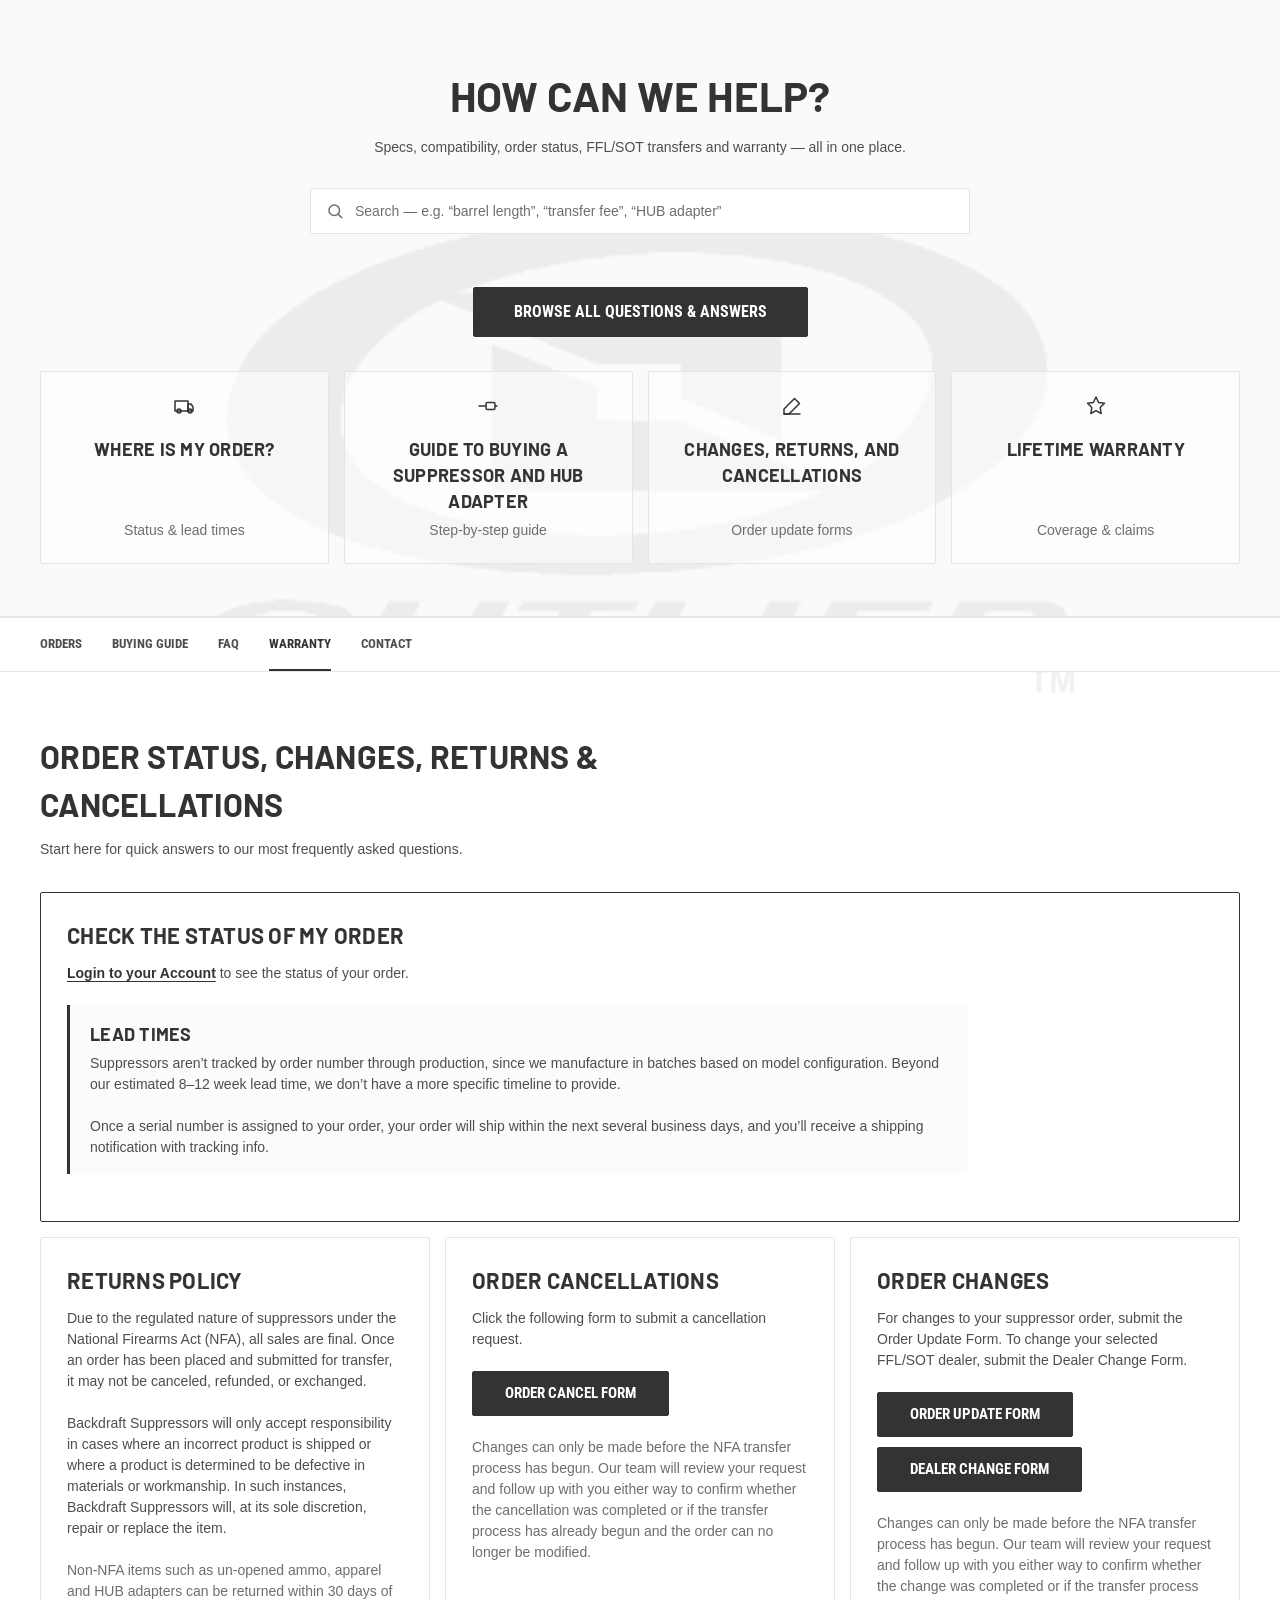
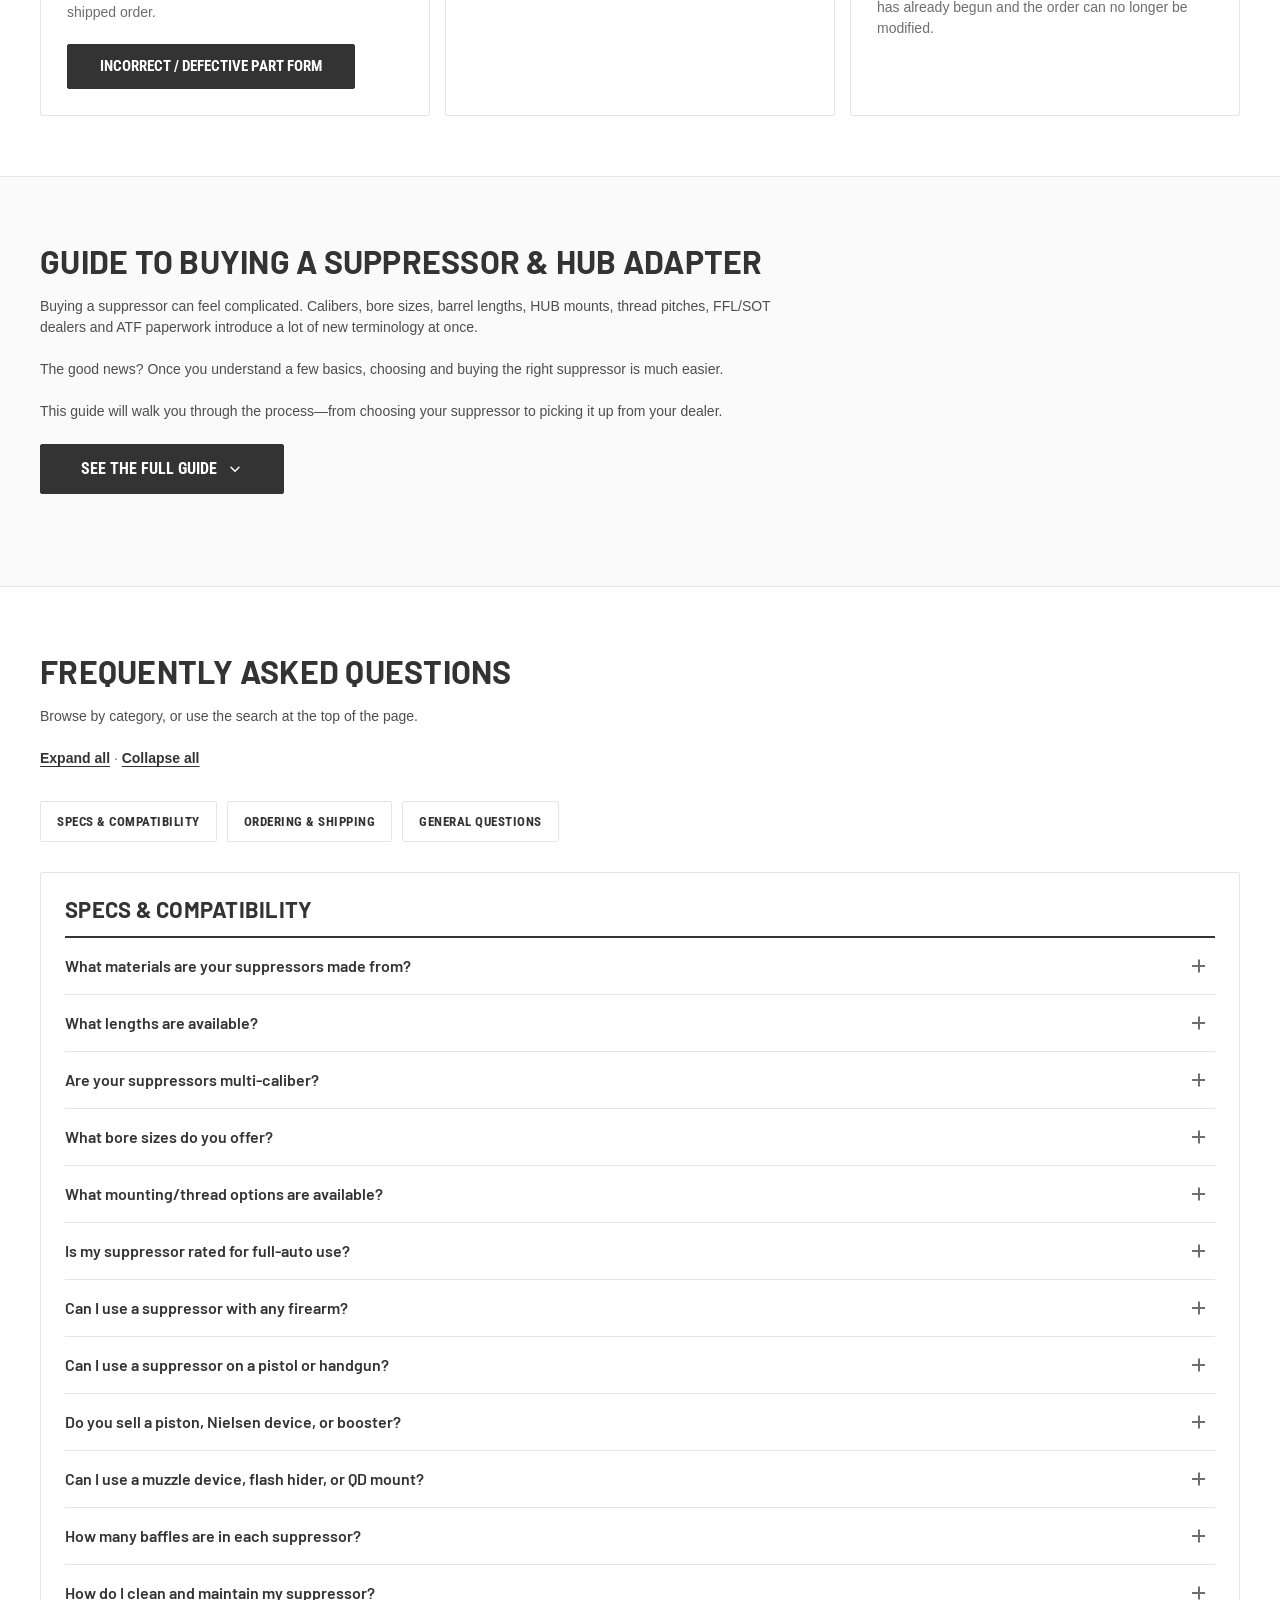
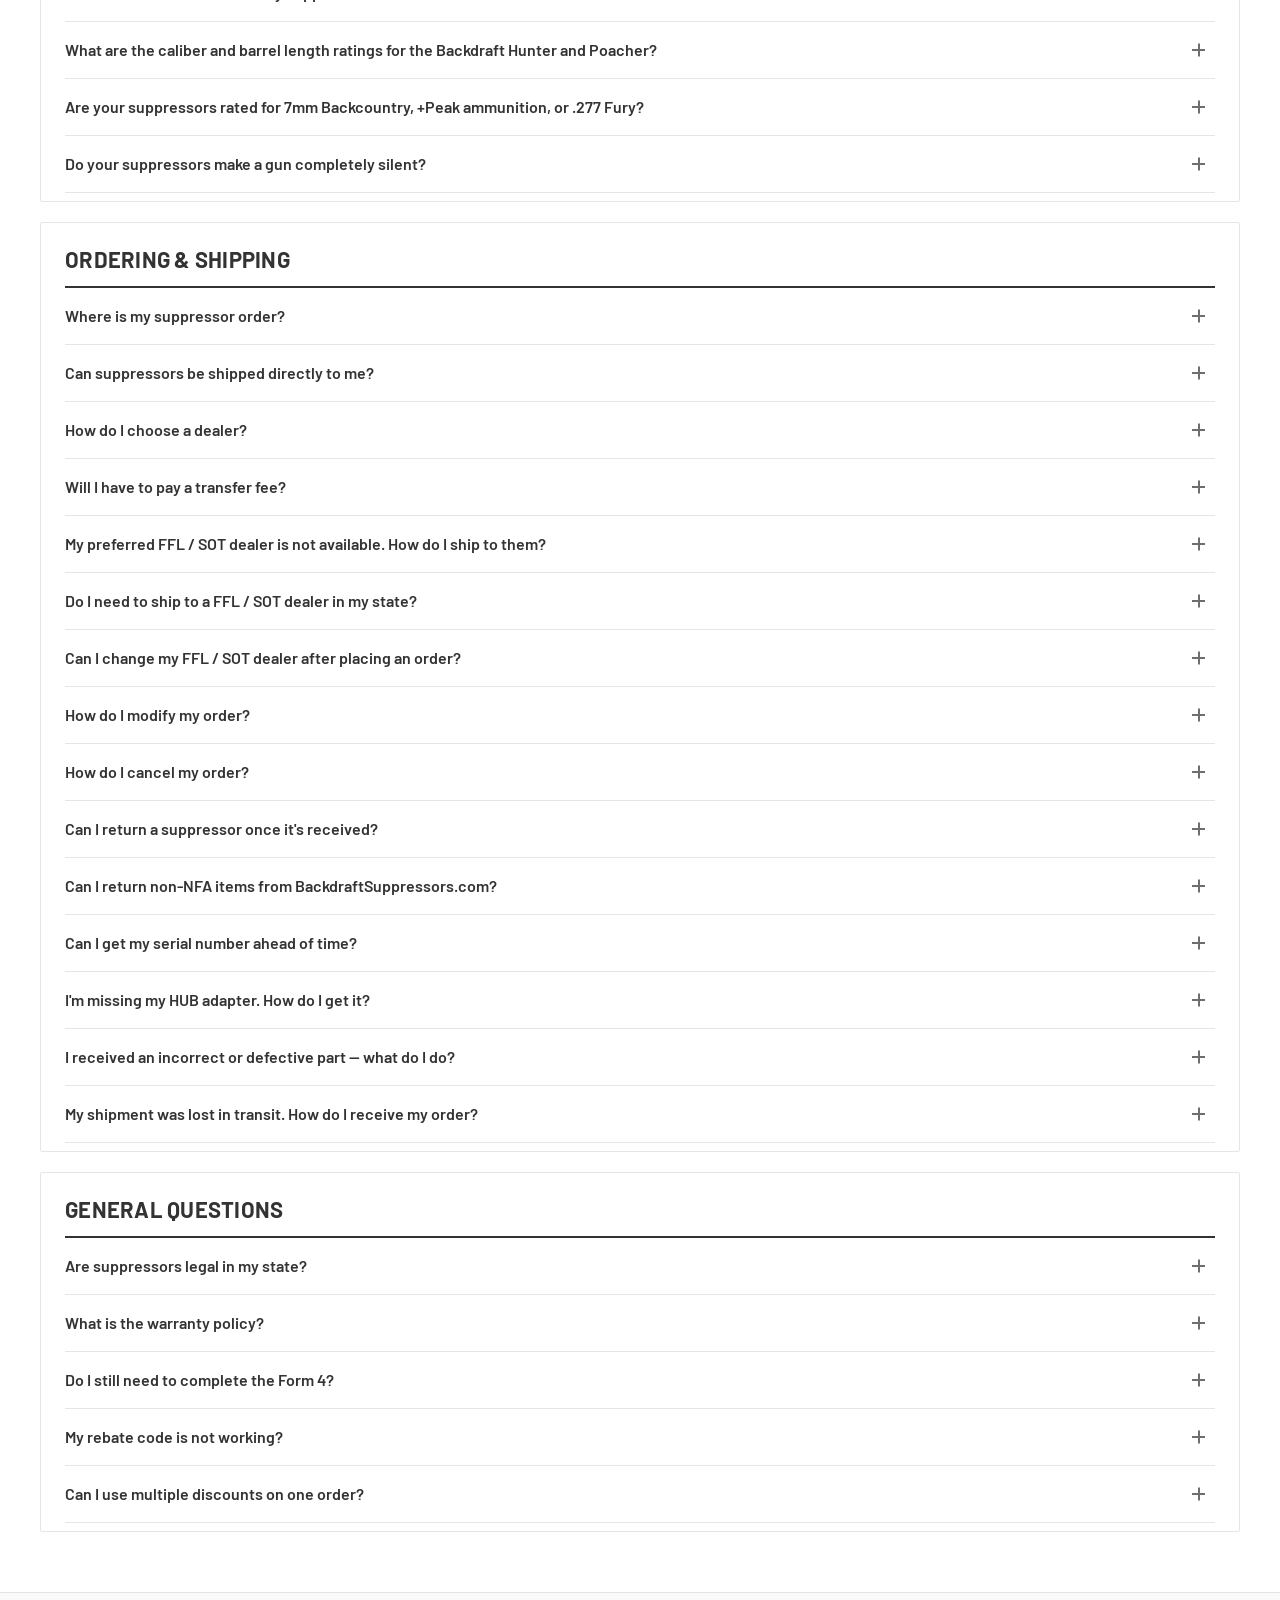
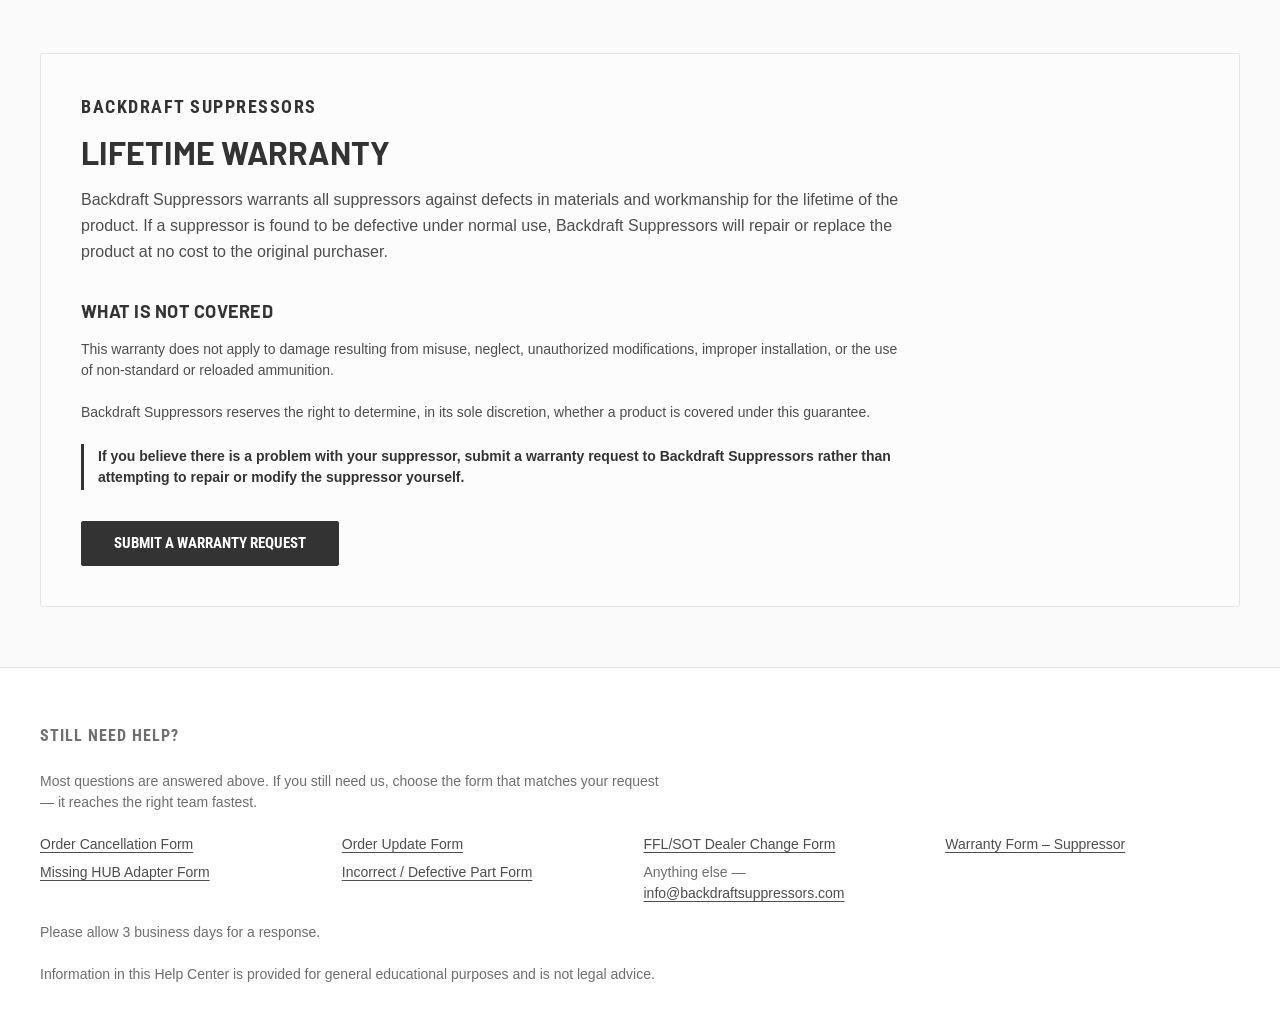
<file: index.html>
<!DOCTYPE html>
<html lang="en">
<head>
<meta charset="utf-8">
<meta name="viewport" content="width=device-width, initial-scale=1">
<title>Help Center | Backdraft Suppressors</title>
<meta name="description" content="Answers about Backdraft suppressors, HUB adapters, order status, FFL/SOT transfers, shipping, returns and our lifetime warranty.">
<link rel="preconnect" href="https://fonts.googleapis.com">
<link rel="preconnect" href="https://fonts.gstatic.com" crossorigin>
<link href="https://fonts.googleapis.com/css?family=Roboto+Condensed:400,600,700%7CBarlow:400,600,700&display=swap" rel="stylesheet">
<link rel="stylesheet" href="styles.css?v=20">
</head>
<body>

<a class="skip-link" href="#main">Skip to content</a>

<main id="main">

  <!-- ============ HERO + SEARCH ============ -->
  <section class="hero">
    <div class="wrap">
      <h1>How can we help?</h1>
      <p class="hero-sub">Specs, compatibility, order status, FFL/SOT transfers and warranty — all in one place.</p>

      <form class="search" role="search" onsubmit="return false;">
        <label class="sr-only" for="q">Search the Help Center</label>
        <svg class="search-icon" viewBox="0 0 24 24" aria-hidden="true"><circle cx="11" cy="11" r="7"></circle><line x1="16.5" y1="16.5" x2="21" y2="21"></line></svg>
        <input id="q" type="search" placeholder="Search — e.g. “barrel length”, “transfer fee”, “HUB adapter”" autocomplete="off">
        <button type="button" class="search-clear" id="search-clear" hidden aria-label="Clear search">&times;</button>
      </form>
      <p class="search-status" id="search-status" role="status" aria-live="polite"></p>

      <!-- Search results: the answers themselves, so nobody has to go hunting. -->
      <section class="results" id="results" hidden aria-labelledby="results-title">
        <h2 class="sr-only" id="results-title">Search results</h2>
        <div id="results-list"></div>
      </section>

      <p class="hero-cta">
        <a class="btn btn-primary btn-lg" href="#faq">Browse all questions &amp; answers</a>
      </p>

      <div class="tiles">
        <a class="tile" href="#order-status">
          <span class="tile-icon" aria-hidden="true"><svg viewBox="0 0 24 24" aria-hidden="true"><path d="M3 7h13v10H3z"/><path d="M16 10h3l2 3v4h-5z"/><circle cx="7" cy="17" r="2"/><circle cx="18" cy="17" r="2"/></svg></span>
          <span class="tile-title">Where is my order?</span>
          <span class="tile-sub">Status &amp; lead times</span>
        </a>
        <a class="tile" href="#guide" data-open-guide>
          <span class="tile-icon" aria-hidden="true"><svg viewBox="0 0 24 24" aria-hidden="true"><path d="M3 12h7"/><rect x="10" y="8.5" width="9" height="7" rx="1.5"/><path d="M19 12h2"/></svg></span>
          <span class="tile-title">Guide to Buying a Suppressor and HUB Adapter</span>
          <span class="tile-sub">Step-by-step guide</span>
        </a>
        <a class="tile" href="#order-help">
          <span class="tile-icon" aria-hidden="true"><svg viewBox="0 0 24 24" aria-hidden="true"><path d="M4 20h16"/><path d="M14.5 4.5l5 5L9 20H4v-5z"/></svg></span>
          <span class="tile-title">Changes, Returns, and Cancellations</span>
          <span class="tile-sub">Order update forms</span>
        </a>
        <a class="tile" href="#warranty">
          <span class="tile-icon" aria-hidden="true"><svg viewBox="0 0 24 24" aria-hidden="true"><path d="M12 3l2.6 5.5 5.9.8-4.3 4.2 1 6-5.2-2.9L6.8 19.5l1-6L3.5 9.3l5.9-.8z"/></svg></span>
          <span class="tile-title">Lifetime Warranty</span>
          <span class="tile-sub">Coverage &amp; claims</span>
        </a>
      </div>
    </div>
  </section>

  <nav class="page-nav" aria-label="Help Center sections">
    <div class="wrap page-nav-inner">
      <a href="#order-help">Orders</a>
      <a href="#guide">Buying Guide</a>
      <a href="#faq">FAQ</a>
      <a href="#warranty">Warranty</a>
      <a href="#contact">Contact</a>
    </div>
  </nav>

  <!-- ============ ORDER STATUS / CHANGES / RETURNS / CANCELLATIONS ============ -->
  <section class="section section-orders" id="order-help" data-searchable-section>
    <div class="wrap">
      <header class="section-head">
        <h2>Order Status, Changes, Returns &amp; Cancellations</h2>
        <p class="section-lede">Start here for quick answers to our most frequently asked questions.</p>
      </header>

      <div class="order-grid">

        <article class="order-card featured" id="order-status">
          <h3>Check the Status of My Order</h3>
          <p><a class="inline-link" href="https://backdraftsuppressors.com/account.php?action=order_status">Login to your Account</a> to see the status of your order.</p>
          <div class="callout">
            <p class="callout-title">Lead times</p>
            <p>Suppressors aren&rsquo;t tracked by order number through production, since we manufacture in batches based on model configuration. Beyond our estimated 8&ndash;12 week lead time, we don&rsquo;t have a more specific timeline to provide.</p>
            <p>Once a serial number is assigned to your order, your order will ship within the next several business days, and you&rsquo;ll receive a shipping notification with tracking info.</p>
          </div>
        </article>

        <article class="order-card" id="returns">
          <h3>Returns Policy</h3>
          <p>Due to the regulated nature of suppressors under the National Firearms Act (NFA), all sales are final. Once an order has been placed and submitted for transfer, it may not be canceled, refunded, or exchanged.</p>
          <p>Backdraft Suppressors will only accept responsibility in cases where an incorrect product is shipped or where a product is determined to be defective in materials or workmanship. In such instances, Backdraft Suppressors will, at its sole discretion, repair or replace the item.</p>
          <p class="fine">Non-NFA items such as un-opened ammo, apparel and HUB adapters can be returned within 30 days of shipped order.</p>
          <p><a class="btn btn-primary" href="https://c5bz3.share-na2.hsforms.com/27KskekuGRcaRLHhTtfo0PQ" target="_blank" rel="noopener">Incorrect / Defective Part Form</a></p>
        </article>

        <article class="order-card" id="cancel">
          <h3>Order Cancellations</h3>
          <p>Click the following form to submit a cancellation request.</p>
          <p><a class="btn btn-primary" href="https://c5bz3.share-na2.hsforms.com/2OMsXyO2pRqSjf1NFEd6ESw" target="_blank" rel="noopener">Order Cancel Form</a></p>
          <p class="fine">Changes can only be made before the NFA transfer process has begun. Our team will review your request and follow up with you either way to confirm whether the cancellation was completed or if the transfer process has already begun and the order can no longer be modified.</p>
        </article>

        <article class="order-card" id="update">
          <h3>Order Changes</h3>
          <p>For changes to your suppressor order, submit the Order Update Form. To change your selected FFL/SOT dealer, submit the Dealer Change Form.</p>
          <p class="btn-stack">
            <a class="btn btn-primary" href="https://c5bz3.share-na2.hsforms.com/2suyVOMoXQACIQAXE8p8inA" target="_blank" rel="noopener">Order Update Form</a>
            <a class="btn btn-primary" href="https://c5bz3.share-na2.hsforms.com/24f3YBpmeS2KYiUS4Q83Vbw" target="_blank" rel="noopener">Dealer Change Form</a>
          </p>
          <p class="fine">Changes can only be made before the NFA transfer process has begun. Our team will review your request and follow up with you either way to confirm whether the change was completed or if the transfer process has already begun and the order can no longer be modified.</p>
        </article>

      </div>
    </div>
  </section>

  <!-- ============ BUYING GUIDE ============ -->
  <section class="section section-guide" id="guide" data-searchable-section>
    <div class="wrap">
      <header class="section-head">
        <h2>Guide to Buying a Suppressor &amp; HUB Adapter</h2>
        <p class="section-lede">Buying a suppressor can feel complicated. Calibers, bore sizes, barrel lengths, HUB mounts, thread pitches, FFL/SOT dealers and ATF paperwork introduce a lot of new terminology at once.</p>
        <p class="section-lede">The good news? Once you understand a few basics, choosing and buying the right suppressor is much easier.</p>
        <p class="section-lede">This guide will walk you through the process&mdash;from choosing your suppressor to picking it up from your dealer.</p>
        <p class="guide-more">
          <button type="button" class="btn btn-primary btn-lg" id="guide-toggle"
                  aria-expanded="false" aria-controls="guide-layout"><span class="btn-label">See the full guide</span><svg class="btn-chev" viewBox="0 0 24 24" aria-hidden="true"><path d="M6 9.5l6 6 6-6"></path></svg></button>
        </p>
      </header>

      <div class="guide-collapse is-collapsed" id="guide-layout">
      <div class="guide-layout">

        <nav class="guide-nav" aria-label="Guide steps">
          <p class="guide-nav-title">In this guide</p>
          <ul>
            <li><a href="#g-what">What a suppressor does</a></li>
            <li><a href="#g-1">Start with your caliber</a></li>
            <li><a href="#g-2">Choose your length</a></li>
            <li><a href="#g-3">Choose your material</a></li>
            <li><a href="#g-4">Barrel length &amp; pressure</a></li>
            <li><a href="#g-5">How it attaches</a></li>
            <li><a href="#g-6">Direct thread or HUB</a></li>
            <li><a href="#g-7">Pistols</a></li>
            <li><a href="#g-8">Choose your dealer</a></li>
            <li><a href="#g-9">Place your order</a></li>
            <li><a href="#g-10">Complete the transfer</a></li>
            <li><a href="#g-cost">What it really costs</a></li>
            <li><a href="#g-compare">Hunter vs. Poacher</a></li>
            <li><a href="#g-after">After you receive it</a></li>
            <li><a href="#g-clean">Cleaning</a></li>
            <li><a href="#g-change">Changing your order</a></li>
            <li><a href="#g-warranty">Lifetime warranty</a></li>
          </ul>
        </nav>


        <div class="guide-body">

          <article class="guide-step" id="g-what">
            <h3>First: what does a suppressor actually do?</h3>
                        <p>A suppressor attaches to the muzzle of a firearm and helps reduce the sound signature and muzzle blast produced when firing.</p>
            <p>Despite what you may have seen in movies, a suppressor does not make a firearm completely silent.</p>
            <p>Suppressors can help reduce:</p>
            <ul class="tick-list cols">
              <li>Sound signature</li>
              <li>Muzzle blast</li>
              <li>Recoil</li>
              <li>Muzzle flash</li>
            </ul>
            <p>For many shooters, the benefits go well beyond sound reduction. A suppressor can make a firearm more comfortable to shoot and reduce the overall signature of the firearm.</p>
            <p class="warn">Hearing protection may still be appropriate or necessary when shooting suppressed.</p>
          </article>

          <article class="guide-step" id="g-1">
            <h3>Step 1: Start with your caliber</h3>
                        <p>Before choosing a suppressor, start with the firearm you plan to suppress.</p>
            <p>Ask yourself:</p>
            <h4>What caliber am I shooting?</h4>
            <p>Backdraft suppressors are available in five bore sizes:</p>
            <p class="spec-row">5.56mm <span>|</span> 6.5mm <span>|</span> 7.62mm <span>|</span> 9mm <span>|</span> .45 cal</p>
            <p>Your suppressor must be rated appropriately for the cartridge you're shooting.</p>
            <h4>Can one suppressor work with multiple calibers?</h4>
            <p>Yes.</p>
            <p>A larger-bore suppressor can generally be used with compatible smaller calibers, provided the suppressor is rated for the cartridge, barrel length and pressure involved.</p>
            <p>There is a tradeoff.</p>
            <p>When firing a smaller projectile through a larger suppressor bore, more gas can bypass the projectile. That means you may lose some suppression efficiency compared with a suppressor more closely matched to the caliber.</p>
            <p class="tip"><strong>Beginner Tip:</strong> If you're planning to use one suppressor across several firearms, a larger bore can offer additional versatility. If you're primarily suppressing one firearm, choosing a bore closer to that caliber may provide greater efficiency.</p>
          </article>

          <article class="guide-step" id="g-2">
            <h3>Step 2: Choose your length</h3>
                        <p>Backdraft suppressors are available in:</p>
            <p class="spec-row">4" <span>|</span> 6" <span>|</span> 8"</p>
            <p>Suppressor length affects the overall size, weight and performance of your firearm.</p>
            <p>In general, a shorter suppressor keeps the firearm more compact, while a longer suppressor provides additional internal volume for managing expanding gases.</p>
            <p>Suppressor&rsquo;s different lengths also contain different numbers of baffles:</p>
            <table class="data-table">
              <caption class="sr-only">Baffle count by suppressor length</caption>
              <thead><tr><th scope="col">Suppressor Length</th><th scope="col">Baffles</th></tr></thead>
              <tbody>
                <tr><td>4"</td><td>3</td></tr>
                <tr><td>6"</td><td>7</td></tr>
                <tr><td>8"</td><td>9</td></tr>
              </tbody>
            </table>
            <p>Choosing a length ultimately comes down to how you plan to use your firearm and what you value most.</p>
            <p>Think about the balance between:</p>
            <p class="flow">Size <span aria-hidden="true">&rarr;</span> Weight <span aria-hidden="true">&rarr;</span> Sound reduction <span aria-hidden="true">&rarr;</span> Application</p>
            <p>A hunter carrying a rifle for miles may have different priorities than someone primarily shooting from a bench.</p>
          </article>

          <article class="guide-step" id="g-3">
            <h3>Step 3: Choose your material &mdash; Hunter or Poacher</h3>
                        <p>One of the biggest decisions when choosing a Suppressor is the material.</p>
            <p>Backdraft Suppressors offers both aluminum and steel suppressors.</p>
            <div class="two-up">
              <div class="model-card">
                <p class="model-kicker">Aluminum</p>
                <h4>Backdraft Hunter</h4>
                <p>The Hunter is the lighter-weight option and is a natural choice when keeping overall rifle weight down is a priority.</p>
                <p>Think hunting rifles, field rifles and applications where you're carrying the firearm more than you're firing extended strings.</p>
                <p class="warn">The Hunter is not full-auto rated.</p>
              </div>
              <div class="model-card">
                <p class="model-kicker">Steel</p>
                <h4>Backdraft Poacher</h4>
                <p>The Poacher is constructed from steel and is designed to accommodate higher pressure tiers and more demanding applications.</p>
                <p class="ok">The Poacher is full-auto rated.</p>
                <p>It is also required for certain shorter-barrel configurations.</p>
              </div>
            </div>
            <h4>Which should you choose?</h4>
            <p>Start with how you actually shoot.</p>
            <p>If minimizing weight is your priority and your firearm falls within the Hunter's ratings, the Hunter may fit your application.</p>
            <p>If you need higher pressure capability, a shorter barrel configuration or a full-auto rating, look to the Poacher.</p>
          </article>

          <article class="guide-step" id="g-4">
            <h3>Step 4: Check your barrel length and pressure</h3>
                        <p>This is important.</p>
            <p>Suppressor compatibility isn't determined by caliber alone.</p>
            <p><strong>Caliber + pressure + barrel length all matter.</strong></p>
            <p>Backdraft Suppressors current ratings are:</p>
            <table class="data-table">
              <caption class="sr-only">Current Backdraft Suppressors ratings</caption>
              <thead><tr><th scope="col">Model</th><th scope="col">Rating</th></tr></thead>
              <tbody>
                <tr><td>Backdraft Hunter &mdash; Non-Magnum</td><td>Rated up to .308 Win with a 20" barrel or longer</td></tr>
                <tr><td>Backdraft Hunter &mdash; Magnum</td><td>Rated up to .300 PRC with a 26" barrel or longer</td></tr>
                <tr><td>Backdraft Poacher</td><td>Rated up to .308 Win with a 16" barrel or longer</td></tr>
              </tbody>
            </table>
            <p class="warn">If you're shooting anything under a 20" barrel, you must upgrade to the Poacher.</p>
            <p>Backdraft suppressors are not rated for cartridges exceeding 65,000 PSI, including 7mm Backcountry, +P/&ldquo;Peak&rdquo; ammunition exceeding that pressure limit, and .277 Fury configurations exceeding the suppressor's pressure rating.</p>
            <p class="warn">Never use a suppressor outside its published caliber, pressure or barrel-length ratings.</p>
          </article>

          <article class="guide-step" id="g-5">
            <h3>Step 5: Understand how your suppressor attaches</h3>
                        <p>This is where many first-time suppressor buyers get confused.</p>
            <p>You don't just need the right suppressor.</p>
            <p><strong>You need the right mount.</strong></p>
            <p>Backdraft Suppressors offers direct-thread options including:</p>
            <p class="spec-row">1/2x28 <span class="spec-word">and</span> 5/8x24</p>
            <p>These thread patterns fit many common host firearms, but you should always verify your firearm's actual barrel threads before ordering.</p>
            <p>Backdraft's current suppressor lineup also uses the industry-standard:</p>
            <p class="spec-row">1-3/8x24 TPI HUB interface</p>
            <p>also commonly referred to as the 1.375"x24 Bravo/HUB pattern.</p>
            <p>This allows compatible third-party HUB mounting devices and adapters to be used.</p>
            <p class="warn">Confirm the proper adapter and compatibility for your specific barrel before purchase.</p>
          </article>

          <article class="guide-step" id="g-6">
            <h3>Step 6: Direct thread or another mount?</h3>
                        <p>The simplest approach may be a direct-thread configuration.</p>
            <p>The suppressor threads onto the compatible barrel or adapter.</p>
            <p>If you want a different mounting system, Backdraft Suppressor&rsquo;s universal 1-3/8x24 HUB interface gives you access to compatible aftermarket options.</p>
            <p class="warn">Backdraft Suppressors does not recommend using muzzle brakes or flash hiders with its suppressors.</p>
            <p>A compatible 1.375"x24 Bravo/HUB or Plan B mounting solution may be used as long as no portion of the mounting system protrudes into the suppressor's blast chamber.</p>
          </article>


          <article class="guide-step" id="g-7">
            <h3>Step 7: What about pistols?</h3>
                        <p>Backdraft suppressors can be used on compatible pistols equipped with threaded barrels.</p>
            <p>However, there's an important catch.</p>
            <p>Many common semi-automatic handguns&mdash;including Glock-style tilt-barrel designs&mdash;typically require a Nielsen device, piston or booster system for reliable suppressed operation.</p>
            <p>Backdraft Suppressors does not currently sell a piston or Nielsen device.</p>
            <p>Because Backdraft Suppressors use the universal 1-3/8x24 HUB interface, compatible third-party devices can be sourced separately.</p>
            <p>One option we recommend is the Griffin Armament CAM-LOK system for compatible 1/2x28 applications.</p>
            <p class="warn">Always confirm the compatibility of the complete firearm, suppressor and mounting system before firing.</p>
          </article>

          <article class="guide-step" id="g-8">
            <h3>Step 8: Choose your FFL/SOT dealer</h3>
                        <p>A suppressor cannot simply be shipped directly to you.</p>
            <p>Your suppressor must be shipped to an appropriately licensed FFL/SOT dealer, who handles the applicable transfer process before releasing the suppressor to you.</p>
            <p>When purchasing from Backdraft Suppressors, you'll enter your ZIP code during checkout and select a local FFL/SOT dealer from the dealer database.</p>
            <p><strong>Your dealer must be located in your legal state of residence.</strong></p>
            <div class="tip">
              <p><strong>Don't forget about dealer fees.</strong></p>
              <p>Individual dealers establish their own suppressor transfer and processing fees.</p>
              <p>Before selecting a dealer, it's a good idea to ask:</p>
              <p><em>&ldquo;What do you charge to receive and process an NFA suppressor transfer?&rdquo;</em></p>
              <p>That way you know the complete cost before ordering.</p>
            </div>
          </article>

          <article class="guide-step" id="g-9">
            <h3>Step 9: Place your Backdraft order</h3>
                        <p>Once you've determined:</p>
            <p class="flow">Caliber <span aria-hidden="true">&rarr;</span> Length <span aria-hidden="true">&rarr;</span> Material <span aria-hidden="true">&rarr;</span> Mount <span aria-hidden="true">&rarr;</span> Dealer</p>
            <p>you're ready to order.</p>
            <p>Backdraft suppressors are manufactured in batches based on model and configuration.</p>
            <p><strong>The current estimated production lead time is approximately 8&ndash;12 weeks.</strong></p>
            <p>Because suppressors are produced in batches, we do not track individual suppressors through production by order number.</p>
            <p>Once a serial number is assigned to your order, the suppressor is typically expected to ship within several business days.</p>
            <p>You'll receive a shipping notification with tracking information when it ships to your selected FFL/SOT.</p>
            <p>Serial numbers cannot be provided ahead of time because they are assigned shortly before shipping.</p>
          </article>

          <article class="guide-step" id="g-10">
            <h3>Step 10: Complete the required transfer process</h3>
                        <p>Once your suppressor reaches the dealer, your FFL/SOT will guide you through the applicable transfer process.</p>
            <p>This may include the required ATF paperwork, identification information, photograph, fingerprints and background-check requirements.</p>
            <p>Ask your chosen dealer how they handle the process before ordering so you know exactly what to expect.</p>
            <p class="warn">Do not take possession of the suppressor until the required transfer has been approved and your dealer is legally able to release it to you.</p>
          </article>

          <article class="guide-step" id="g-cost">
            <h3>What will my suppressor really cost?</h3>
                        <p>Your suppressor's listed price isn't necessarily your final cost.</p>
            <p>Budget for:</p>
            <ul class="tick-list cols">
              <li>Suppressor</li>
              <li>Mount / adapter</li>
              <li>Shipping</li>
              <li>Dealer transfer / processing fee</li>
              <li>Applicable taxes or fees</li>
            </ul>
            <p>Dealer transfer fees vary, so contact your FFL/SOT before placing your order.</p>
          </article>

          <article class="guide-step" id="g-compare">
            <h3>Hunter vs. Poacher at a glance</h3>
                        <div class="table-scroll">
              <table class="data-table compare">
                <caption class="sr-only">Comparison of the Backdraft Hunter and Backdraft Poacher</caption>
                <thead><tr><th scope="col"></th><th scope="col">Backdraft Hunter</th><th scope="col">Backdraft Poacher</th></tr></thead>
                <tbody>
                  <tr><th scope="row">Material</th><td>Aluminum</td><td>Steel</td></tr>
                  <tr><th scope="row">Primary Advantage</th><td>Lighter weight</td><td>Higher pressure/duty capability</td></tr>
                  <tr><th scope="row">Full-Auto Rated</th><td>No</td><td>Yes</td></tr>
                  <tr><th scope="row">Under 20" Barrel</th><td>No</td><td>Poacher required</td></tr>
                  <tr><th scope="row">Available Lengths</th><td>4", 6", 8"</td><td>4", 6", 8"</td></tr>
                  <tr><th scope="row">Available Bores</th><td>5.56, 6.5, 7.62, 9mm, .45</td><td>5.56, 6.5, 7.62, 9mm, .45</td></tr>
                </tbody>
              </table>
            </div>
          </article>

          <article class="guide-step" id="g-after">
            <h3>After you receive your suppressor</h3>
                        <p>Before firing, verify that the suppressor and mount are properly installed and compatible with your firearm.</p>
            <p>Pay particular attention to:</p>
            <ul class="tick-list cols">
              <li>Caliber</li>
              <li>Barrel length</li>
              <li>Thread pitch</li>
              <li>Mount compatibility</li>
              <li>Suppressor alignment</li>
              <li>Ammunition pressure</li>
            </ul>
            <p class="warn">Suppressors also become extremely hot during use. Never touch a recently fired suppressor with bare hands.</p>
          </article>

          <article class="guide-step" id="g-clean">
            <h3>Cleaning your Backdraft suppressor</h3>
                        <p>Backdraft suppressors are non-modular, meaning they are not designed to be disassembled by the customer for cleaning.</p>
            <p>For maintenance, Backdraft Suppressors recommends using an ultrasonic cleaner with a suppressor-safe cleaning solvent.</p>
            <p class="warn">Do not attempt to disassemble or modify the suppressor.</p>
          </article>

          <article class="guide-step" id="g-change">
            <h3>What if I want to change my order?</h3>
                        <p>Changes and cancellations may be possible before the transfer process has been initiated.</p>
            <p>Once an order has entered the transfer process, certain changes&mdash;including dealer changes&mdash;may no longer be possible.</p>
            <p class="warn">Because suppressors are regulated NFA products, Backdraft Suppressors does NOT accept returns on suppressors.</p>
            <p>If you need to make a change, contact Backdraft Suppressors as soon as possible rather than waiting until the suppressor ships.</p>
          </article>

          <article class="guide-step" id="g-warranty">
            <h3>Backdraft lifetime warranty</h3>
                        <p>Every Backdraft suppressor is backed by a lifetime warranty.</p>
            <p>If you believe there is a problem with your suppressor, submit a warranty request to Backdraft Suppressors rather than attempting to repair or modify the suppressor yourself.</p>
          </article>

          <p class="disclaimer">This guide is provided for general educational purposes and is not legal advice. Suppressor laws and transfer requirements can vary by jurisdiction and change over time. Always verify current federal, state and local requirements and follow all manufacturer instructions and published ratings.</p>

        </div>
      </div>

      </div>
    </div>
  </section>

  <!-- ============ FAQ ============ -->
  <section class="section section-faq" id="faq" data-searchable-section>
    <div class="wrap">
      <header class="section-head">
        <h2>Frequently Asked Questions</h2>
        <p class="section-lede">Browse by category, or use the search at the top of the page.</p>
        <div class="faq-tools">
          <button type="button" class="link-btn" data-expand="#faq">Expand all</button>
          <span aria-hidden="true">·</span>
          <button type="button" class="link-btn" data-collapse="#faq">Collapse all</button>
        </div>
      </header>

      <nav class="cat-jump" aria-label="FAQ categories">
        <a href="#faq-specs">Specs &amp; Compatibility</a>
        <a href="#faq-ordering">Ordering &amp; Shipping</a>
        <a href="#faq-general">General Questions</a>
      </nav>

      <div class="faq-cat" id="faq-specs">
        <h3 class="faq-cat-title">Specs &amp; Compatibility</h3>

        <details class="faq-item" id="faq-materials"><summary>What materials are your suppressors made from?</summary><div class="faq-a">
          <p>We offer both aluminum and steel models. Aluminum options are typically lighter, while steel models generally support higher pressure tiers and full-auto ratings.</p>
        </div></details>

        <details class="faq-item" id="faq-lengths"><summary>What lengths are available?</summary><div class="faq-a">
          <p>Our lineup includes 4", 6" and 8" options.</p>
        </div></details>

        <details class="faq-item" id="faq-multicaliber"><summary>Are your suppressors multi-caliber?</summary><div class="faq-a">
          <p>Yes — you can use a larger-bore suppressor for smaller calibers, though you’ll lose some efficiency due to gases bypassing the larger bore.</p>
        </div></details>

        <details class="faq-item" id="faq-bores"><summary>What bore sizes do you offer?</summary><div class="faq-a">
          <p>We offer five bore sizes across the product lines. 5.56mm, 6.5mm, 7.62mm, 9mm, .45cal.</p>
        </div></details>

        <details class="faq-item" id="faq-threads"><summary>What mounting/thread options are available?</summary><div class="faq-a">
          <p>Our suppressors mount via direct-thread options in 5/8x24 and 1/2x28 to fit a wide range of host firearms.</p>
        </div></details>

        <details class="faq-item" id="faq-fullauto"><summary>Is my suppressor rated for full-auto use?</summary><div class="faq-a">
          <p>The Backdraft Poacher (steel) is full-auto rated. The Backdraft Hunter (aluminum) is not.</p>
        </div></details>

        <details class="faq-item" id="faq-anyfirearm"><summary>Can I use a suppressor with any firearm?</summary><div class="faq-a">
          <p>No — the suppressor's caliber rating and thread pitch must match your firearm's barrel, and the barrel length must fall within the suppressor's rated range. Using a suppressor on a caliber, thread, or barrel length it isn’t rated for can damage the suppressor or firearm and is unsafe.</p>
        </div></details>

        <details class="faq-item" id="faq-pistol"><summary>Can I use a suppressor on a pistol or handgun?</summary><div class="faq-a">
          <p>Yes, only if it has a threaded barrel. For handguns with tilt-barrel operation (Glock or similar), you’ll most likely need a Nielsen device or a piston booster system.</p>
        </div></details>

        <details class="faq-item" id="faq-piston"><summary>Do you sell a piston, Nielsen device, or booster?</summary><div class="faq-a">
          <p>No. Our suppressors use universal 1-3/8x24 TPI HUB (1.375" x 24 Bravo) threads, compatible with HUB-compatible devices and adapters, so you can source your own.</p>
          <p>One option we recommend is the Cam-Lock from Griffin Armament for 1/2-28 barrel threading.</p>
        </div></details>

        <details class="faq-item" id="faq-muzzledevice"><summary>Can I use a muzzle device, flash hider, or QD mount?</summary><div class="faq-a">
          <p>We do not recommend the use of muzzle brakes or flash hiders. A 1.375" x 24 Bravo / Plan B compatible mount may be used, as long as no part protrudes into the blast chamber.</p>
        </div></details>

        <details class="faq-item" id="faq-baffles"><summary>How many baffles are in each suppressor?</summary><div class="faq-a">
          <p>The 4" has 3 baffles, the 6" has 7 and the 8" has 9.</p>
        </div></details>

        <details class="faq-item" id="faq-cleaning"><summary>How do I clean and maintain my suppressor?</summary><div class="faq-a">
          <p>Our suppressors are non-modular and cannot be disassembled for cleaning. We recommend using an ultrasonic cleaner with a suppressor-safe cleaning solvent of your choice.</p>
        </div></details>

        <details class="faq-item" id="faq-ratings"><summary>What are the caliber and barrel length ratings for the Backdraft Hunter and Poacher?</summary><div class="faq-a">
          <table class="data-table">
            <caption class="sr-only">Caliber and barrel length ratings</caption>
            <thead><tr><th scope="col">Model</th><th scope="col">Rating</th></tr></thead>
            <tbody>
              <tr><td>Backdraft Hunter (non-magnum)</td><td>Rated up to .308 Win with a 20" barrel or longer</td></tr>
              <tr><td>Backdraft Hunter (magnum)</td><td>Rated up to .300 PRC with a 26" barrel or longer</td></tr>
              <tr><td>Backdraft Poacher</td><td>Rated up to .308 Win with a 16" barrel or longer</td></tr>
            </tbody>
          </table>
          <p class="warn">If you’re shooting anything under a 20" barrel length, you must upgrade to the Poacher.</p>
        </div></details>

        <details class="faq-item" id="faq-pressure"><summary>Are your suppressors rated for 7mm Backcountry, +Peak ammunition, or .277 Fury?</summary><div class="faq-a">
          <p>No — our suppressors are not rated for any cartridge with pressure exceeding 65,000 PSI.</p>
        </div></details>

        <details class="faq-item" id="faq-silent"><summary>Do your suppressors make a gun completely silent?</summary><div class="faq-a">
          <p>No — suppressors reduce the sound signature of a gunshot but don’t eliminate it. They also reduce recoil and muzzle flash, which is why many shooters use them regardless of noise concerns.</p>
        </div></details>
      </div>

      <div class="faq-cat" id="faq-ordering">
        <h3 class="faq-cat-title">Ordering &amp; Shipping</h3>

        <details class="faq-item" id="faq-whereorder"><summary>Where is my suppressor order?</summary><div class="faq-a">
          <p>Suppressors aren’t tracked by order number through production, since we manufacture in batches based on model configuration. Beyond our estimated 8–12 week lead time, we don’t have a more specific timeline to provide.</p>
          <p>Once a serial number is assigned to your order, your order will ship within the next several business days, and you’ll receive a shipping notification with tracking info.</p>
          <p><a class="inline-link" href="https://backdraftsuppressors.com/account.php?action=order_status">Login to your Account</a> to see the status of your order.</p>
        </div></details>

        <details class="faq-item" id="faq-directship"><summary>Can suppressors be shipped directly to me?</summary><div class="faq-a">
          <p>No. Suppressors must be transferred through a licensed FFL/SOT dealer. We ship to your chosen FFL/SOT dealer, who handles the NFA paperwork and final transfer to you.</p>
        </div></details>

        <details class="faq-item" id="faq-choosedealer"><summary>How do I choose a dealer?</summary><div class="faq-a">
          <p>Enter your ZIP code at checkout when prompted, and select a local FFL/SOT dealer from our database.</p>
        </div></details>

        <details class="faq-item" id="faq-transferfee"><summary>Will I have to pay a transfer fee?</summary><div class="faq-a">
          <p>Transfer fees are set by each individual FFL / SOT dealer. Please contact your selected FFL / SOT dealer for more information regarding their transfer fees.</p>
        </div></details>

        <details class="faq-item" id="faq-dealermissing"><summary>My preferred FFL / SOT dealer is not available. How do I ship to them?</summary><div class="faq-a">
          <p>We use the MasterFFL.com database for dealer verification. Have your dealer send a copy of their FFL and 2027 SOT license to <a class="inline-link" href="mailto:license@masterffl.com">license@masterffl.com</a> — once processed, they should appear on the list.</p>
        </div></details>

        <details class="faq-item" id="faq-instate"><summary>Do I need to ship to a FFL / SOT dealer in my state?</summary><div class="faq-a">
          <p>Yes — you must select a FFL / SOT dealer in your legal state of residence.</p>
        </div></details>

        <details class="faq-item" id="faq-changedealer"><summary>Can I change my FFL / SOT dealer after placing an order?</summary><div class="faq-a">
          <p>Yes, prior to your order shipping. Click the following form to select a new FFL/SOT dealer:</p>
          <p><a class="btn btn-primary" href="https://c5bz3.share-na2.hsforms.com/24f3YBpmeS2KYiUS4Q83Vbw" target="_blank" rel="noopener">Dealer Change Form</a></p>
          <p class="fine">Please note: once your order transfer has been initiated, we are no longer able to modify your dealer selection. Our team will review your request and get back to you promptly with a confirmation if your order has not yet begun the transfer process.</p>
        </div></details>

        <details class="faq-item" id="faq-modify"><summary>How do I modify my order?</summary><div class="faq-a">
          <p>Click the following form to submit an Order Update request.</p>
          <p><a class="btn btn-primary" href="https://c5bz3.share-na2.hsforms.com/2suyVOMoXQACIQAXE8p8inA" target="_blank" rel="noopener">Order Update Form</a></p>
          <p class="fine">Changes can only be made before the NFA transfer process has begun. Our team will review your request and follow up with you either way to confirm whether the change was completed or if the transfer process has already begun and the order can no longer be modified.</p>
        </div></details>

        <details class="faq-item" id="faq-cancelorder"><summary>How do I cancel my order?</summary><div class="faq-a">
          <p>Click the following form to submit a cancellation request.</p>
          <p><a class="btn btn-primary" href="https://c5bz3.share-na2.hsforms.com/2OMsXyO2pRqSjf1NFEd6ESw" target="_blank" rel="noopener">Order Cancellation Form</a></p>
          <p class="fine">Changes can only be made before the NFA transfer process has begun. Our team will review your request and follow up with you either way to confirm whether the cancellation was completed or if the transfer process has already begun and the order can no longer be modified.</p>
        </div></details>

        <details class="faq-item" id="faq-return"><summary>Can I return a suppressor once it's received?</summary><div class="faq-a">
          <p>No. We do not accept returns for NFA products.</p>
        </div></details>

        <details class="faq-item" id="faq-returnnonnfa"><summary>Can I return non-NFA items from BackdraftSuppressors.com?</summary><div class="faq-a">
          <p>Yes. Non-NFA items such as un-opened ammo, apparel and HUB adapters can be returned within 30 days of shipped order.</p>
        </div></details>

        <details class="faq-item" id="faq-serial"><summary>Can I get my serial number ahead of time?</summary><div class="faq-a">
          <p>No. We’re unable to provide the serial number ahead of time, as serial numbers are only assigned prior to shipping. Your dealer will receive this information when the order ships.</p>
        </div></details>

        <details class="faq-item" id="faq-missinghub"><summary>I'm missing my HUB adapter. How do I get it?</summary><div class="faq-a">
          <p>Please double check your suppressor — all adapters are installed on the end of the suppressor prior to shipping. If you don’t have the adapter, please submit the following form:</p>
          <p><a class="btn btn-primary" href="https://c5bz3.share-na2.hsforms.com/2bT4gVeynQpOLsNu1st9Z4g" target="_blank" rel="noopener">Missing HUB Adapter Form</a></p>
        </div></details>

        <details class="faq-item" id="faq-defective"><summary>I received an incorrect or defective part — what do I do?</summary><div class="faq-a">
          <p>Sorry about that — let us know via the following form:</p>
          <p>Include your order number and a description of the issue. Our team will review your request and get back to you as soon as possible with a resolution.</p>
          <p><a class="btn btn-primary" href="https://c5bz3.share-na2.hsforms.com/27KskekuGRcaRLHhTtfo0PQ" target="_blank" rel="noopener">Incorrect / Defective Part Form</a></p>
        </div></details>

        <details class="faq-item" id="faq-lost"><summary>My shipment was lost in transit. How do I receive my order?</summary><div class="faq-a">
          <p>If you believe your suppressor was lost in transit, please contact us right away at <a class="inline-link" href="mailto:info@backdraftsuppressors.com">info@backdraftsuppressors.com</a>. A police report may be required in this instance.</p>
        </div></details>
      </div>

      <div class="faq-cat" id="faq-general">
        <h3 class="faq-cat-title">General Questions</h3>

        <details class="faq-item" id="faq-legal"><summary>Are suppressors legal in my state?</summary><div class="faq-a">
          <p>Suppressor ownership laws vary and change periodically. Check current state law, or with your local dealer, for the latest status.</p>
        </div></details>

        <details class="faq-item" id="faq-warrantypolicy"><summary>What is the warranty policy?</summary><div class="faq-a">
          <p>All Backdraft Suppressors come with a <a class="inline-link" href="#warranty">lifetime warranty</a>. To submit a warranty request, please see the following link, and someone will follow up as soon as possible after review.</p>
          <p><a class="btn btn-primary" href="https://c5bz3.share-na2.hsforms.com/2MconIUMuRn2_E1BfSwZheQ" target="_blank" rel="noopener">Warranty Form &ndash; Suppressor</a></p>
        </div></details>

        <details class="faq-item" id="faq-form4"><summary>Do I still need to complete the Form 4?</summary><div class="faq-a">
          <p>Transfers to the customer depend on the state and individual dealer. Please contact your chosen dealer for more information on how they’ll handle your transfer.</p>
        </div></details>

        <details class="faq-item" id="faq-rebate"><summary>My rebate code is not working?</summary><div class="faq-a">
          <p>Please try swapping the "o" and "0," or “1” and “l”, as those can most commonly get mixed up. If your code is still not working, please email us your code and we’ll be able to further assist.</p>
        </div></details>

        <details class="faq-item" id="faq-stacking"><summary>Can I use multiple discounts on one order?</summary><div class="faq-a">
          <p>No — only one discount per order. We don’t allow discount stacking.</p>
        </div></details>
      </div>
    </div>
  </section>

  <!-- ============ WARRANTY ============ -->
  <section class="section section-warranty" id="warranty" data-searchable-section>
    <div class="wrap">
      <div class="warranty-panel">
        <p class="eyebrow">Backdraft Suppressors</p>
        <h2>Lifetime Warranty</h2>
        <p class="lead">Backdraft Suppressors warrants all suppressors against defects in materials and workmanship for the lifetime of the product. If a suppressor is found to be defective under normal use, Backdraft Suppressors will repair or replace the product at no cost to the original purchaser.</p>
        <h3>What is not covered</h3>
        <p>This warranty does not apply to damage resulting from misuse, neglect, unauthorized modifications, improper installation, or the use of non-standard or reloaded ammunition.</p>
        <p>Backdraft Suppressors reserves the right to determine, in its sole discretion, whether a product is covered under this guarantee.</p>
        <p class="warn">If you believe there is a problem with your suppressor, submit a warranty request to Backdraft Suppressors rather than attempting to repair or modify the suppressor yourself.</p>
        <p><a class="btn btn-primary" href="https://c5bz3.share-na2.hsforms.com/2MconIUMuRn2_E1BfSwZheQ" target="_blank" rel="noopener">Submit a Warranty Request</a></p>
      </div>
    </div>
  </section>

  <!-- ============ CONTACT (intentionally low-emphasis) ============ -->
  <section class="section section-contact" id="contact" data-searchable-section>
    <div class="wrap">
      <h2 class="contact-title">Still need help?</h2>
      <p class="contact-lede">Most questions are answered above. If you still need us, choose the form that matches your request — it reaches the right team fastest.</p>
      <ul class="contact-list">
        <li><a href="https://c5bz3.share-na2.hsforms.com/2OMsXyO2pRqSjf1NFEd6ESw" target="_blank" rel="noopener">Order Cancellation Form</a></li>
        <li><a href="https://c5bz3.share-na2.hsforms.com/2suyVOMoXQACIQAXE8p8inA" target="_blank" rel="noopener">Order Update Form</a></li>
        <li><a href="https://c5bz3.share-na2.hsforms.com/24f3YBpmeS2KYiUS4Q83Vbw" target="_blank" rel="noopener">FFL/SOT Dealer Change Form</a></li>
        <li><a href="https://c5bz3.share-na2.hsforms.com/2MconIUMuRn2_E1BfSwZheQ" target="_blank" rel="noopener">Warranty Form &ndash; Suppressor</a></li>
        <li><a href="https://c5bz3.share-na2.hsforms.com/2bT4gVeynQpOLsNu1st9Z4g" target="_blank" rel="noopener">Missing HUB Adapter Form</a></li>
        <li><a href="https://c5bz3.share-na2.hsforms.com/27KskekuGRcaRLHhTtfo0PQ" target="_blank" rel="noopener">Incorrect / Defective Part Form</a></li>
        <li>Anything else — <a href="mailto:info@backdraftsuppressors.com">info@backdraftsuppressors.com</a></li>
      </ul>
      <p class="contact-fine">Please allow 3 business days for a response.</p>
      <p class="contact-fine">Information in this Help Center is provided for general educational purposes and is not legal advice.</p>
    </div>
  </section>

</main>


<button class="to-top" id="to-top" hidden aria-label="Back to top">&uarr;</button>

<script src="app.js?v=20"></script>
</body>
</html>
</file>
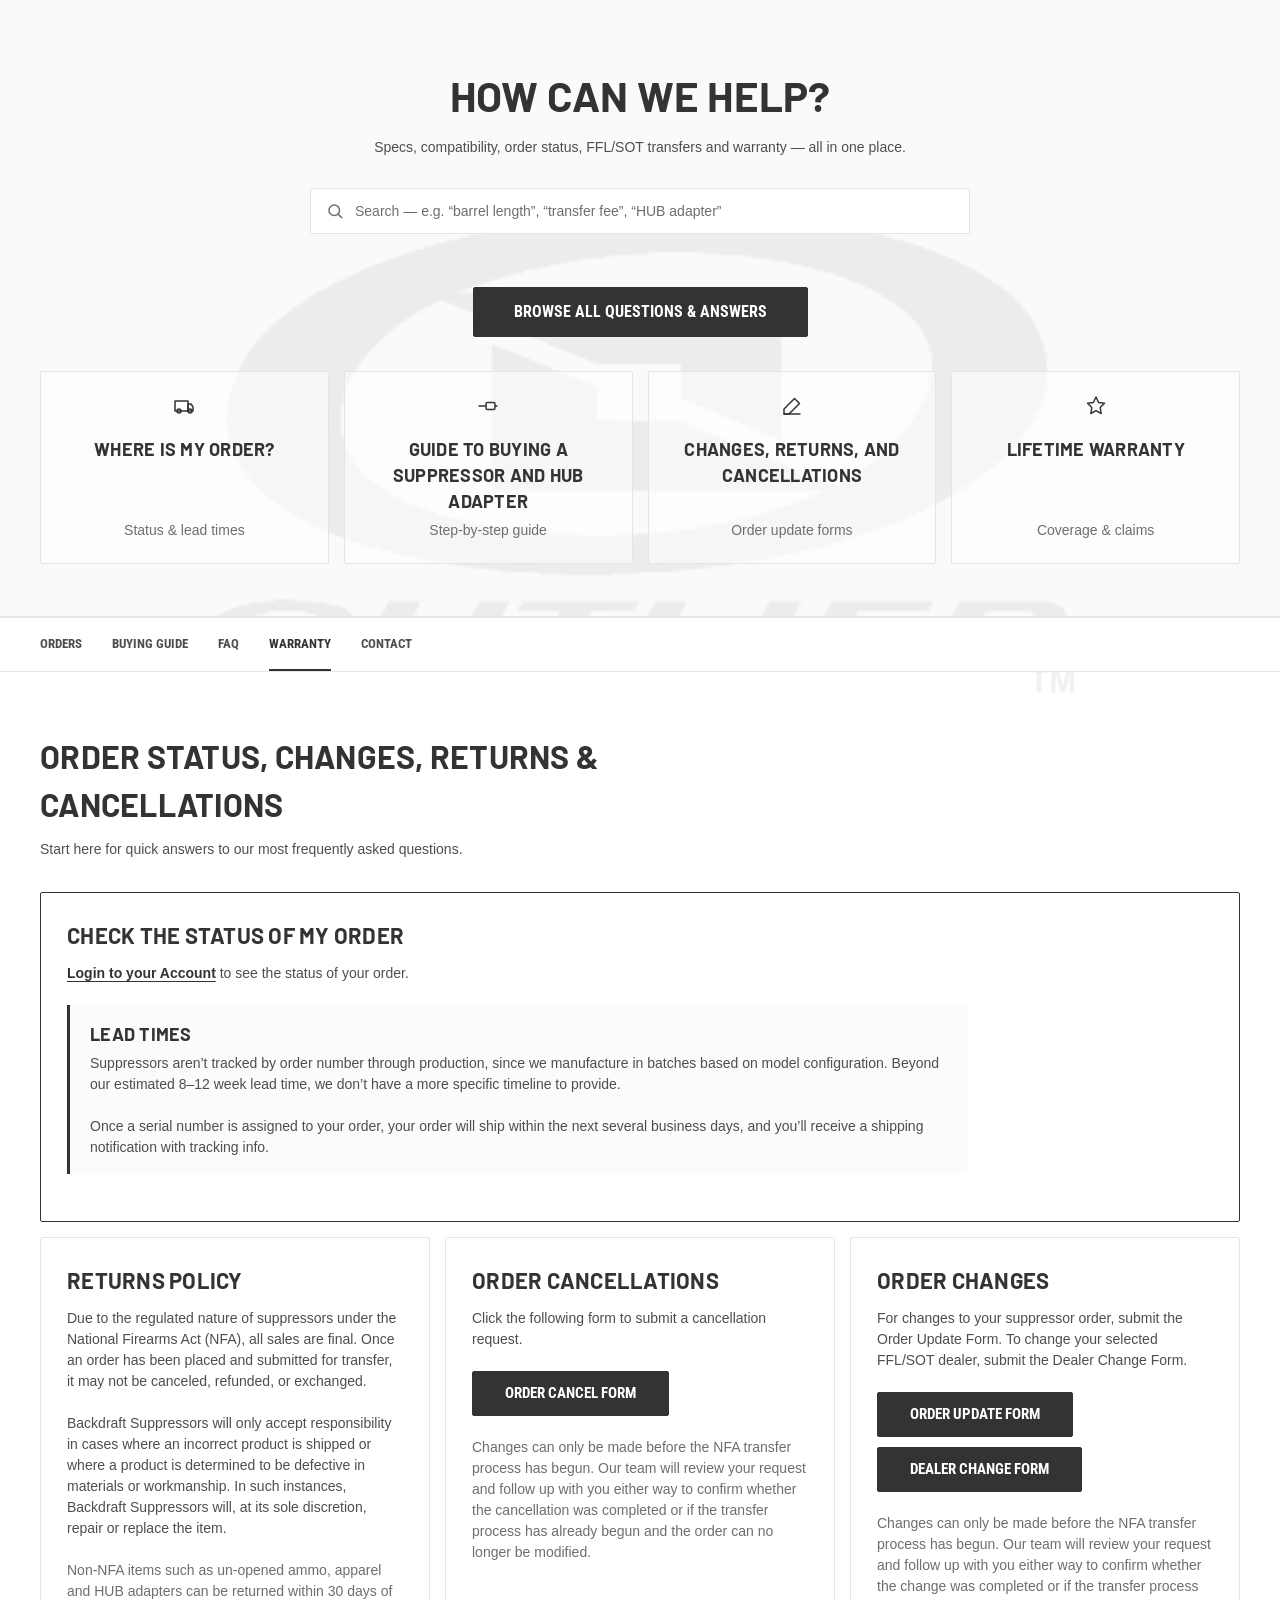
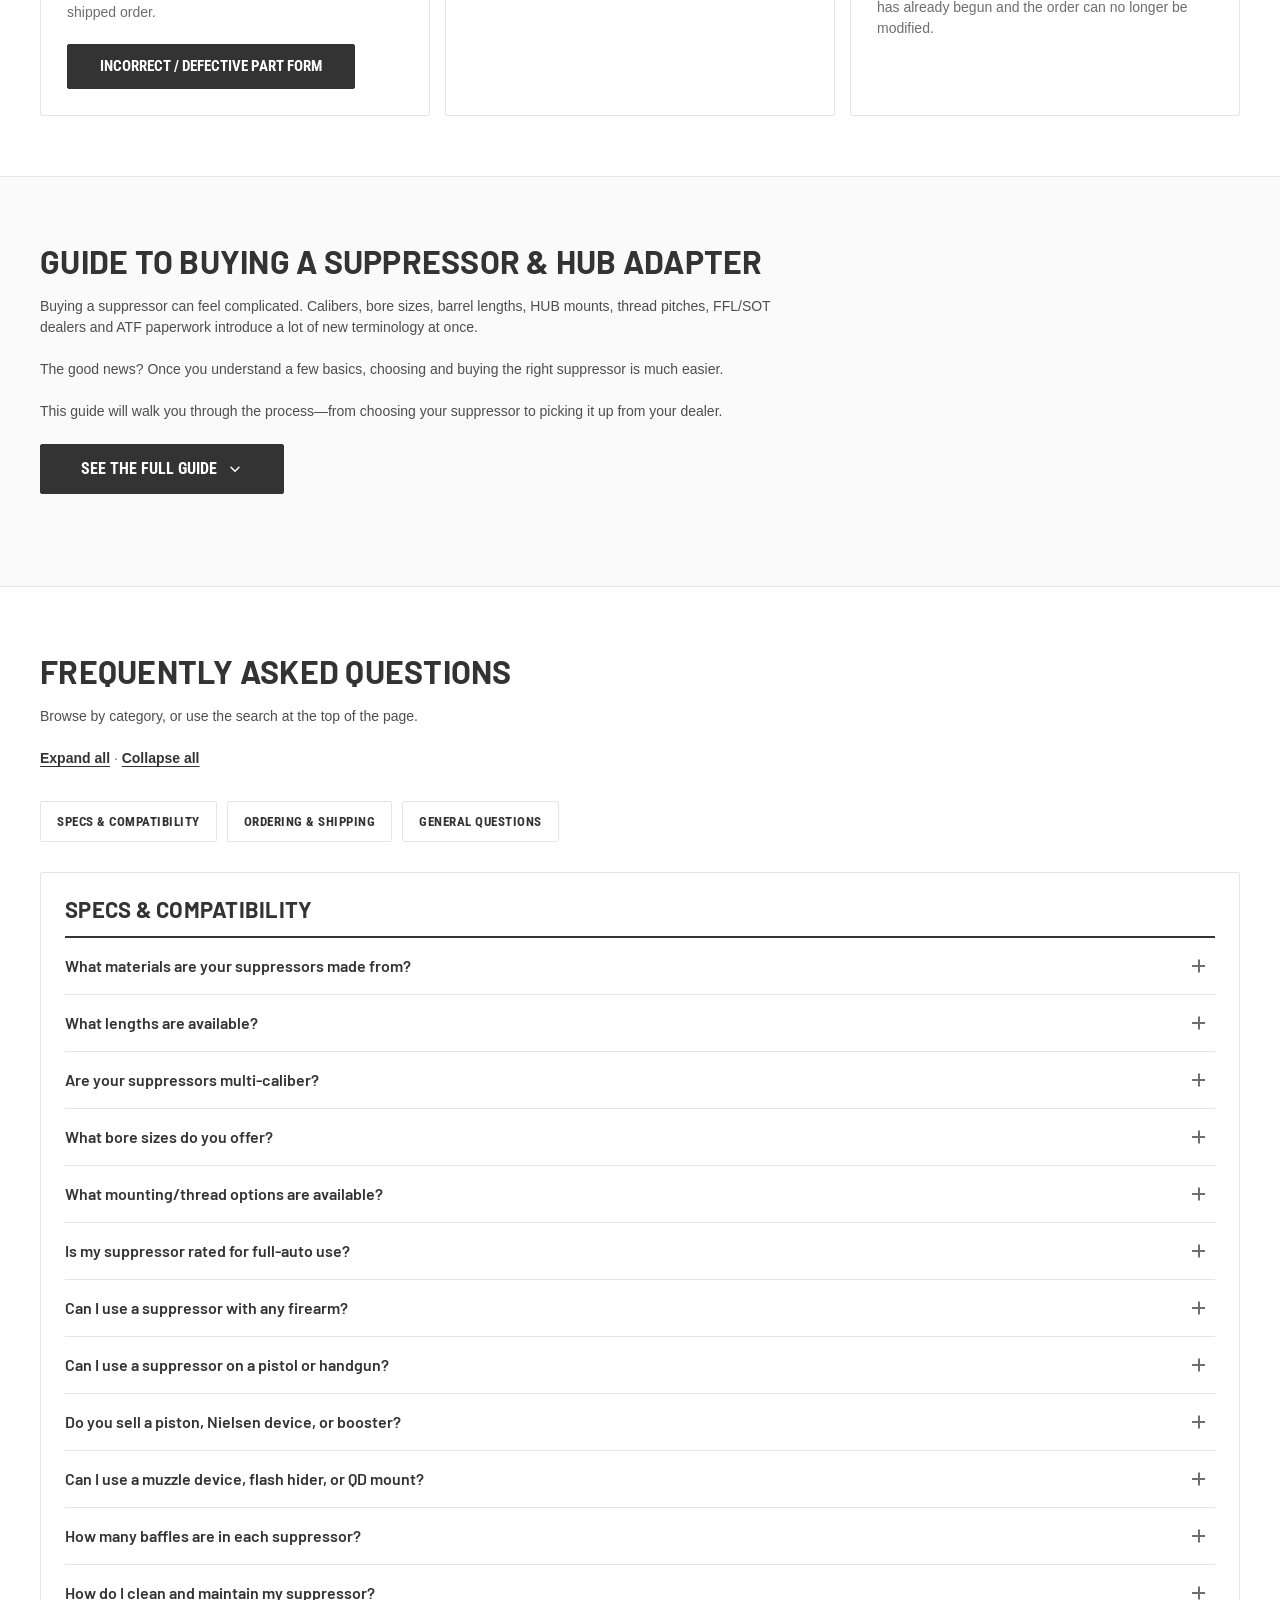
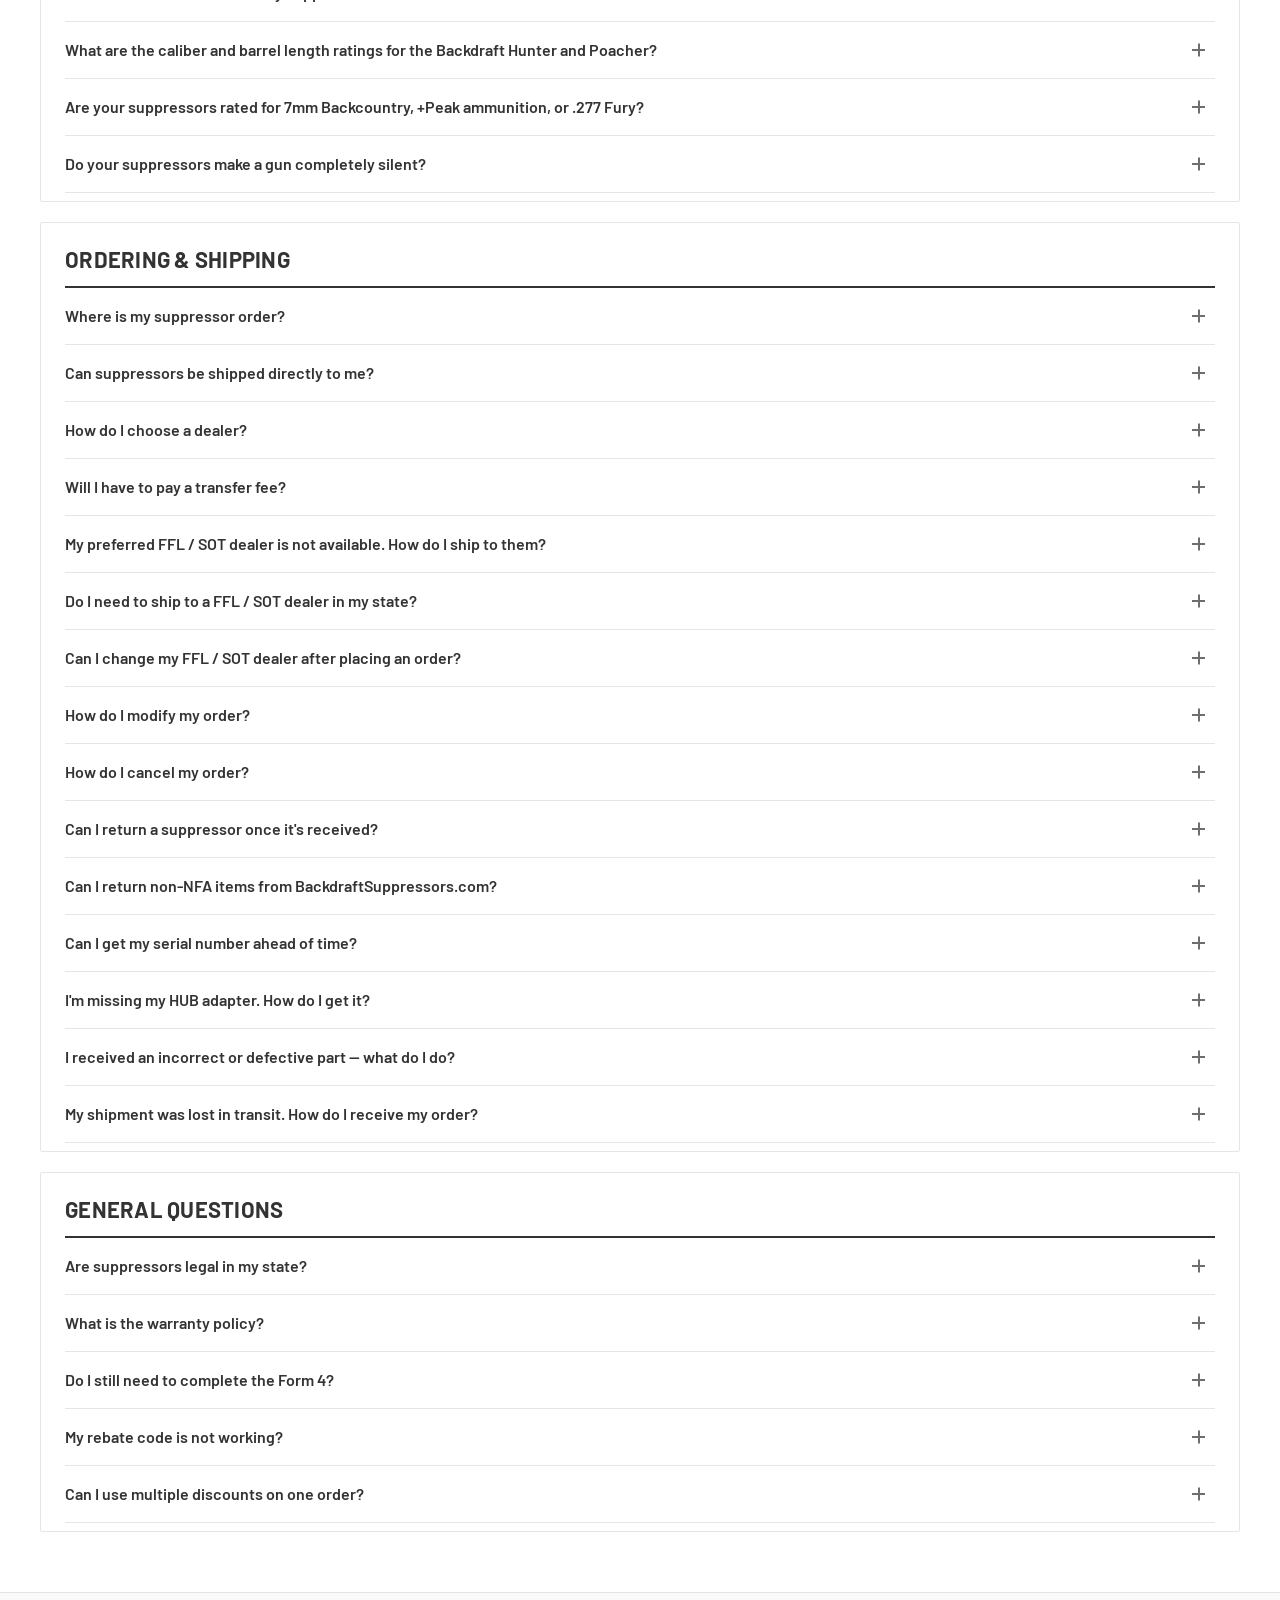
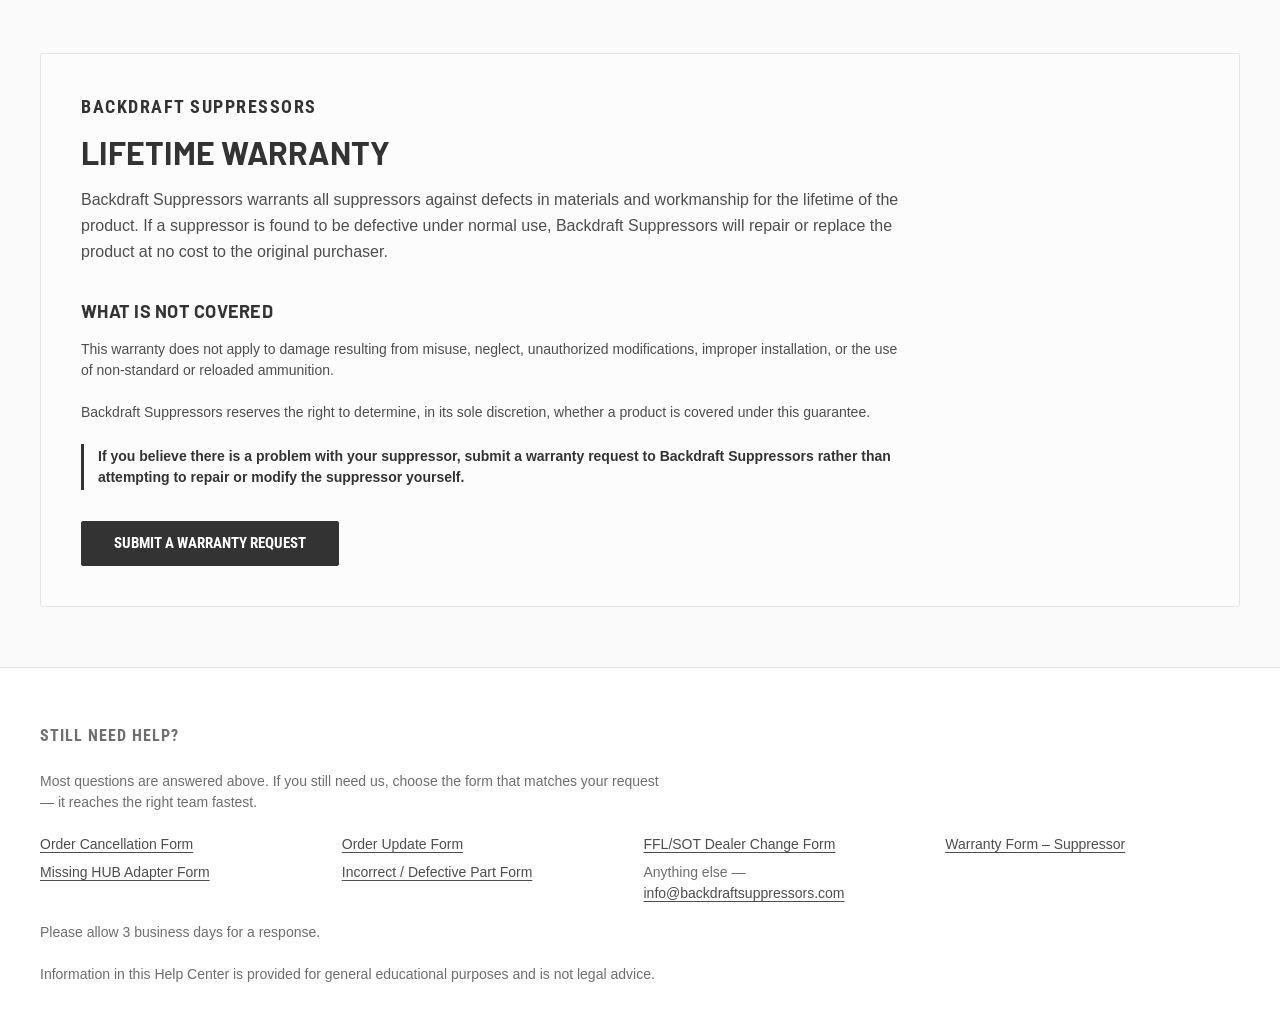
<file: single-page/help-center.html>
<!DOCTYPE html>
<html lang="en">
<head>
<meta charset="utf-8">
<meta name="viewport" content="width=device-width, initial-scale=1">
<title>Help Center | Backdraft Suppressors</title>
<meta name="description" content="Answers about Backdraft suppressors, HUB adapters, order status, FFL/SOT transfers, shipping, returns and our lifetime warranty.">
<link rel="preconnect" href="https://fonts.googleapis.com">
<link rel="preconnect" href="https://fonts.gstatic.com" crossorigin>
<link href="https://fonts.googleapis.com/css?family=Roboto+Condensed:400,600,700%7CBarlow:400,600,700&display=swap" rel="stylesheet">
<style>
/* ==========================================================================
   Backdraft Suppressors — Help Center
   Tokens below mirror the live BigCommerce theme on backdraftsuppressors.com:
   Barlow 700 uppercase headings, Roboto Condensed nav/buttons, Helvetica body
   at 14/21, #4e4e4e text on white, #333 buttons and footer, 2px radii.
   ========================================================================== */

:root {
  --bg:          #ffffff;
  --bg-alt:      #f9f9f9;
  --ink:         #333333;
  --text:        #4e4e4e;
  --muted:       #6e6e6e;   /* theme uses #989898; darkened to clear WCAG AA on white */
  --line:        #e5e5e5;
  --line-soft:   #ebebeb;

  /* Cards sit over the fixed brand watermark, so they are slightly
     translucent — solid white blanked it out. */
  --panel:       rgba(255, 255, 255, .55);
  --panel-alt:   rgba(249, 249, 249, .62);

  --accent:      #8e8b5e;   /* brand olive, used sparingly */
  --accent-dark: #6f6d49;

  --radius:      2px;
  --wrap:        1230px;
  --gutter:      15px;

  --head: Barlow, Arial, Helvetica, sans-serif;
  --cond: "Roboto Condensed", Arial, Helvetica, sans-serif;
  --body: Helvetica, Arial, sans-serif;
}

*, *::before, *::after { box-sizing: border-box; }

/* `display: grid` on an element beats the hidden attribute, so make it win. */
[hidden] { display: none !important; }

html { scroll-behavior: smooth; scroll-padding-top: 60px; }
@media (prefers-reduced-motion: reduce) { html { scroll-behavior: auto; } }

html { background: var(--bg); overflow-x: hidden; }

body {
  margin: 0;
  background: transparent;
  color: var(--text);
  font-family: var(--body);
  font-size: 14px;
  line-height: 21px;
  -webkit-font-smoothing: antialiased;
}

img { max-width: 100%; display: block; }

/* ---------- Brand watermark ----------
   The mark that sits behind the product shots: the Outlier oval over the
   wide OUTLIER wordmark, with the ™. Fixed, so the page moves over one
   continuous mark, and the content bands are slightly translucent to let it
   through. Solid cards punch through it exactly as the suppressors do. */
body::before {
  content: "";
  position: fixed; z-index: -1;
  top: 50%; left: 50%;
  transform: translate(-50%, -50%);
  width: min(880px, 72vw);
  aspect-ratio: 874 / 483;
  background: url("[data-uri]") center / contain no-repeat;
  /* On the product shots the mark sits at #f1f1f1 on white — black at ~5.5%.
     It is read through bands painted at 80% alpha, which cuts it to a fifth,
     so it is laid down five times heavier to land on the same tone. */
  opacity: .27;
  pointer-events: none;
}
@media (max-width: 720px) {
  body::before { width: 88vw; }
}

.wrap {
  width: 100%;
  max-width: var(--wrap);
  margin-inline: auto;
  padding-inline: var(--gutter);
}

.sr-only {
  position: absolute; width: 1px; height: 1px;
  padding: 0; margin: -1px; overflow: hidden;
  clip: rect(0 0 0 0); white-space: nowrap; border: 0;
}

.skip-link {
  position: absolute; left: 15px; top: -60px; z-index: 100;
  background: var(--ink); color: #fff;
  font-family: var(--cond); font-weight: 700; text-transform: uppercase;
  padding: 10px 18px; border-radius: 0 0 var(--radius) var(--radius);
  text-decoration: none; transition: top .15s ease;
}
.skip-link:focus { top: 0; }

:focus-visible { outline: 2px solid var(--ink); outline-offset: 2px; }

/* ---------- Headings ---------- */
h1, h2, h3, h4 {
  font-family: var(--head);
  font-weight: 700;
  text-transform: uppercase;
  letter-spacing: .25px;
  color: var(--ink);
  margin: 0 0 11px;
}
h1 { font-size: 42px; line-height: 63px; margin-bottom: 21px; }
h2 { font-size: 32px; line-height: 48px; }
h3 { font-size: 22px; line-height: 33px; }
h4 { font-size: 18px; line-height: 26px; }

@media (max-width: 720px) {
  h1 { font-size: 30px; line-height: 40px; }
  h2 { font-size: 24px; line-height: 34px; }
  h3 { font-size: 19px; line-height: 28px; }
}

p { margin: 0 0 21px; }
p:last-child { margin-bottom: 0; }

a { color: var(--text); }
.inline-link { color: var(--ink); font-weight: bold; text-underline-offset: 3px; }
.inline-link:hover { color: var(--accent-dark); }

/* ---------- Store chrome: header ---------- */

/* ---------- Logo (static) ---------- */

/* ---------- Store search ---------- */

/* ---------- Account / cart ---------- */

/* ---------- Store nav ---------- */

/* ---------- Breadcrumb ---------- */

/* ---------- Help Center section nav (sticky) ---------- */
.page-nav {
  position: sticky; top: 0; z-index: 40;
  background: #fff;
  border-top: 1px solid var(--line);
  border-bottom: 1px solid var(--line);
  transition: box-shadow .2s ease;
}
.page-nav.is-stuck { box-shadow: 0 2px 10px rgba(0,0,0,.08); }
.page-nav a.active { color: var(--ink); border-bottom-color: var(--ink); }
.page-nav-inner {
  display: flex; gap: 30px; align-items: center; min-height: 48px;
  overflow-x: auto; scrollbar-width: none;
}
.page-nav-inner::-webkit-scrollbar { display: none; }
.page-nav a {
  font-family: var(--cond); font-size: 13px; font-weight: 700;
  text-transform: uppercase; color: var(--text); text-decoration: none;
  white-space: nowrap; padding: 15px 0;
  border-bottom: 2px solid transparent;
}
.page-nav a:hover { color: var(--ink); border-bottom-color: var(--ink); }
@media (max-width: 720px) { .page-nav-inner { gap: 20px; } }

/* ---------- Hero ---------- */
.hero {
  padding: 64px 0 52px;
  background: rgba(249, 249, 249, .8);
  border-bottom: 1px solid var(--line);
  text-align: center;
}
@media (max-width: 720px) { .hero { padding: 40px 0 36px; } }

/* One definition for every small uppercase kicker on the page. They had
   drifted to 13px/1.5px, 12px/1px and 12px/1.5px; only the spacing below
   them is contextual. */
.eyebrow,
.guide-nav-title,
.model-kicker {
  font-family: var(--cond); text-transform: uppercase; font-weight: 700;
  font-size: 12px; line-height: 18px; letter-spacing: 1.5px;
  color: var(--muted);
}
/* The brand line above the warranty title sits at the same size as the
   "WHAT IS NOT COVERED" heading below it. */
.eyebrow {
  margin-bottom: 8px; color: var(--ink);
  font-size: 18px; line-height: 26px;
}
.hero h1 { margin-bottom: 10px; }
.hero-sub { color: var(--text); max-width: 620px; margin: 0 auto 30px; }

/* ---------- Search ---------- */
.search { position: relative; max-width: 660px; margin: 0 auto; }
.search-icon {
  position: absolute; left: 16px; top: 50%; transform: translateY(-50%);
  width: 18px; height: 18px; fill: none;
  stroke: var(--muted); stroke-width: 2; stroke-linecap: round;
  pointer-events: none;
}
.search input {
  width: 100%; padding: 14px 44px 14px 44px;
  background: #fff; border: 1px solid var(--line);
  border-radius: var(--radius);
  color: var(--text); font-family: var(--body); font-size: 14px;
}
.search input::placeholder { color: var(--muted); }
.search input::-webkit-search-cancel-button,
.search input::-webkit-search-decoration { -webkit-appearance: none; appearance: none; }
.search input:focus { border-color: var(--ink); outline: none; }
.search-clear {
  position: absolute; right: 8px; top: 50%; transform: translateY(-50%);
  width: 30px; height: 30px; border: 0; border-radius: var(--radius);
  background: none; color: var(--muted);
  font-family: var(--body); font-size: 20px; line-height: 1; cursor: pointer;
}
.search-clear:hover { color: var(--ink); }
.search-status { min-height: 21px; margin: 10px 0 0; color: var(--muted); }
/* Two calls to action side by side, wrapping on small screens. */
.hero-cta {
  margin: 22px 0 0;
  display: flex; flex-wrap: wrap; gap: 10px; justify-content: center;
}
.hero-cta .btn { text-align: center; }

/* ---------- Quick tiles ---------- */
.tiles {
  display: grid; gap: 15px; margin-top: 34px;
  grid-template-columns: repeat(auto-fit, minmax(210px, 1fr));
}
.tile {
  display: flex; flex-direction: column; align-items: center; text-align: center;
  padding: 22px 20px;
  background: var(--panel); border: 1px solid var(--line);
  border-radius: var(--radius); text-decoration: none; color: var(--text);
  transition: border-color .15s ease, box-shadow .15s ease;
}
.tile {
  transition: border-color .18s ease, box-shadow .18s ease, transform .18s ease;
}
.tile:hover {
  border-color: var(--ink);
  box-shadow: 0 4px 14px rgba(0,0,0,.09);
  transform: translateY(-3px);
}
.tile-icon { display: block; margin-bottom: 12px; }
.tile-icon svg {
  width: 24px; height: 24px; fill: none;
  stroke: var(--ink); stroke-width: 1.5;
  stroke-linecap: round; stroke-linejoin: round;
}
.tile-title {
  display: block; font-family: var(--head); font-weight: 700;
  font-size: 18px; line-height: 26px; text-transform: uppercase;
  letter-spacing: .25px; color: var(--ink);
  margin-bottom: 6px;
}
/* Pinned to the bottom, so titles of different lengths still leave their
   subtitles on one line across the row. */
.tile-sub { display: block; margin-top: auto; color: var(--muted); }

/* ---------- Sections ---------- */
.section { padding: 60px 0; }
.section-orders { background: rgba(255, 255, 255, .8); }
.section-guide { background: rgba(249, 249, 249, .8); border-top: 1px solid var(--line); border-bottom: 1px solid var(--line); }
.section-faq { background: rgba(255, 255, 255, .8); }
.section-warranty { background: rgba(249, 249, 249, .8); border-top: 1px solid var(--line); }
@media (max-width: 720px) { .section { padding: 40px 0; } }

.section-head { max-width: 780px; margin-bottom: 32px; }
.section-lede { color: var(--text); }

/* ---------- Order help cards ---------- */
.order-grid {
  display: grid; gap: 15px;
  grid-template-columns: repeat(auto-fit, minmax(290px, 1fr));
}
.order-card {
  background: var(--panel); border: 1px solid var(--line);
  border-radius: var(--radius); padding: 26px;
}
.order-card.featured { grid-column: 1 / -1; border-color: var(--ink); }
.order-card.featured p, .order-card.featured .callout { max-width: 900px; }
.order-card h3 { color: var(--ink); }
.order-card strong { color: var(--ink); }

.btn-stack { display: flex; flex-direction: column; align-items: flex-start; gap: 10px; }

.callout {
  background: var(--panel-alt); border-left: 3px solid var(--ink);
  padding: 16px 20px; margin: 21px 0;
}
.callout-title {
  font-family: var(--head); font-weight: 700; text-transform: uppercase;
  letter-spacing: .25px; font-size: 18px; line-height: 26px;
  color: var(--ink); margin-bottom: 6px;
}

.tick-list { list-style: none; padding: 0; margin: 0 0 21px; }
.tick-list li { position: relative; padding-left: 18px; margin-bottom: 8px; }
.tick-list li::before {
  content: ""; position: absolute; left: 2px; top: 9px;
  width: 5px; height: 5px; background: var(--ink);
}
.tick-list.cols {
  display: grid; gap: 0 24px;
  grid-template-columns: repeat(auto-fit, minmax(170px, 1fr));
}

.fine { color: var(--muted); }

/* ---------- Buttons ---------- */
.btn {
  display: inline-block; padding: 14px 32px;
  border-radius: var(--radius); text-decoration: none;
  font-family: var(--cond); font-size: 15px; font-weight: 700;
  text-transform: uppercase; line-height: 1;
  border: 1px solid var(--ink);
  transition: background .15s ease, color .15s ease;
}
.btn-primary { background: var(--ink); color: #fff; }
.btn-primary:hover { background: #000; border-color: #000; }
.btn-lg { padding: 16px 40px; font-size: 16px; }

/* A button that toggles something carries a chevron that turns with it. */
.btn:has(.btn-chev) { display: inline-flex; align-items: center; gap: 10px; }
.btn-chev {
  width: 16px; height: 16px; flex: 0 0 16px;
  fill: none; stroke: currentColor; stroke-width: 2.2;
  stroke-linecap: round; stroke-linejoin: round;
  transition: transform .2s ease;
}
[aria-expanded="true"] .btn-chev { transform: rotate(180deg); }
@media (prefers-reduced-motion: reduce) { .btn-chev { transition: none; } }

/* ---------- Guide ---------- */
.guide-layout { display: grid; grid-template-columns: 260px minmax(0, 1fr); gap: 48px; align-items: start; }
@media (max-width: 960px) { .guide-layout { grid-template-columns: minmax(0, 1fr); gap: 26px; } }

.guide-nav {
  position: sticky; top: 64px;
  background: var(--panel); border: 1px solid var(--line);
  border-radius: var(--radius); padding: 20px;
}
@media (max-width: 960px) { .guide-nav { position: static; } }
.guide-nav-title { margin-bottom: 12px; }
.guide-nav ul { margin: 0; padding: 0; list-style: none; }
.guide-nav li { margin-bottom: 2px; }
.guide-nav a {
  display: block; padding: 6px 10px; border-radius: var(--radius);
  color: var(--text); text-decoration: none; border-left: 2px solid transparent;
  transition: background .15s ease, color .15s ease, border-color .15s ease;
}
.guide-nav a:hover { background: var(--bg-alt); color: var(--ink); }
.guide-nav a.active {
  background: var(--bg-alt); color: var(--ink);
  font-weight: bold; border-left-color: var(--ink);
}

.guide-body {
  background: var(--panel); border: 1px solid var(--line); border-radius: var(--radius);
  padding: 24px 36px 30px;
}
@media (max-width: 720px) { .guide-body { padding: 18px 20px 22px; } }

.guide-step {
  padding: 30px 0;
  border-top: 1px solid var(--line-soft);
  scroll-margin-top: 70px;
}
/* The source document writes a sentence per paragraph, so full paragraph
   spacing scatters them. Tighter here, normal around the blocks between. */
.guide-step p { margin-bottom: 12px; }
.guide-step p, .guide-step ul, .guide-step .tip { max-width: 820px; }
.guide-step p + .spec-row,
.guide-step p + .tip,
.guide-step p + .warn,
.guide-step .spec-row + p,
.guide-step .tip + p,
.guide-step .warn + p,
.guide-step p + .flow,
.guide-step .flow + p { margin-top: 20px; }
.guide-step .tick-list,
.guide-step .two-up,
.guide-step .data-table,
.guide-step .table-scroll { margin-block: 20px; }
.guide-step:first-of-type { border-top: 0; padding-top: 4px; }
.guide-step h3 { color: var(--ink); }
.guide-step strong { color: var(--ink); }
.guide-step h4 { margin-top: 26px; color: var(--ink); }

.spec-row {
  font-family: var(--head); font-weight: 700; font-size: 22px;
  letter-spacing: .25px; color: var(--ink);
  background: var(--bg-alt); border: 1px solid var(--line);
  border-radius: var(--radius); padding: 12px 20px; display: inline-block;
}
.spec-row span { color: var(--line); margin: 0 6px; }
/* "and" is a word from the document, not a separator, so it is set exactly
   like the values either side of it. */
.spec-row .spec-word { color: inherit; }

.flow {
  font-family: var(--cond); text-transform: uppercase; font-weight: 700;
  letter-spacing: .5px; font-size: 15px; color: var(--ink);
}
.flow span { color: var(--muted); margin: 0 6px; }

.tip { background: var(--panel-alt); border: 1px solid var(--line); border-radius: var(--radius); padding: 16px 20px; }
/* Safety notes: the brand is monochrome, so these read as emphasis with a
   rule rather than red text. Red stays reserved for the editorial flags. */
/* A short standalone statement the source document sets apart. Both the
   "is" and the "is not" versions get the same rule, so two cards side by
   side read as a pair. */
.warn, .ok {
  color: var(--ink); font-weight: bold;
  border-left: 3px solid var(--ink);
  padding: 2px 0 2px 14px;
}

.two-up { display: grid; grid-template-columns: repeat(auto-fit, minmax(250px, 1fr)); gap: 15px; margin: 21px 0; }
.model-card { background: var(--panel-alt); border: 1px solid var(--line); border-radius: var(--radius); padding: 22px; }
.model-kicker { margin-bottom: 4px; }
.model-card h4 { margin-bottom: 10px; }

/* ---------- Tables ---------- */
.table-scroll { overflow-x: auto; }
@media (max-width: 720px) {
  /* A ratings table is wider than a phone; let it scroll on its own. */
  .guide-step .data-table,
  .faq-a .data-table { display: block; overflow-x: auto; }
}
.data-table { width: 100%; border-collapse: collapse; margin: 21px 0; }
.data-table th, .data-table td {
  text-align: left; padding: 11px 15px;
  border-bottom: 1px solid var(--line-soft);
}
.data-table thead th {
  font-family: var(--cond); text-transform: uppercase; font-weight: 700;
  letter-spacing: .5px; color: var(--ink);
  background: var(--bg-alt);
  border-bottom: 1px solid var(--line);
}
.data-table tbody th { font-weight: bold; color: var(--ink); }
.data-table.compare tbody th { width: 30%; }

.disclaimer {
  margin-top: 26px; padding-top: 18px;
  border-top: 1px solid var(--line-soft);
  color: var(--muted);
}

/* ---------- FAQ ---------- */
.faq-tools { margin-top: 12px; color: var(--muted); }
.link-btn {
  background: none; border: 0; padding: 0; cursor: pointer;
  color: var(--ink); font: inherit; font-weight: bold;
  text-decoration: underline; text-underline-offset: 3px;
}

.faq-cat {
  margin-bottom: 20px;
  background: var(--panel); border: 1px solid var(--line);
  border-radius: var(--radius); padding: 20px 24px 8px;
}
.faq-cat:last-of-type { margin-bottom: 0; }
.faq-cat-title {
  font-size: 22px; color: var(--ink);
  padding-bottom: 10px; margin-bottom: 0;
  border-bottom: 2px solid var(--ink);
  scroll-margin-top: 80px;
}
@media (max-width: 720px) { .faq-cat { padding: 16px 18px 6px; } }
.faq-item { border-bottom: 1px solid var(--line); }
.faq-item > summary {
  cursor: pointer; list-style: none;
  padding: 16px 44px 16px 0; position: relative;
  font-family: var(--head); font-weight: 600;
  font-size: 16px; line-height: 24px; color: var(--ink);
}
.faq-item > summary::-webkit-details-marker { display: none; }
.faq-item > summary::before,
.faq-item > summary::after {
  content: ""; position: absolute; top: 50%; background: var(--muted);
  transition: transform .25s ease, background .15s ease;
}
.faq-item > summary::after {   /* horizontal bar */
  right: 10px; width: 13px; height: 2px; transform: translateY(-50%);
}
.faq-item > summary::before {  /* vertical bar, collapses to make a minus */
  right: 15.5px; width: 2px; height: 13px;
  transform: translateY(-50%) scaleY(1);
}
.faq-item[open] > summary::before { transform: translateY(-50%) scaleY(0); }
.faq-item > summary:hover::before,
.faq-item > summary:hover::after { background: var(--ink); }
.faq-item > summary:hover { color: var(--accent-dark); }
.faq-item[open] > summary { color: var(--ink); }
/* The panel spans the container; the answer text keeps a reading width so
   lines do not stretch across a wide screen. */
.faq-a { padding: 0 44px 20px 0; max-width: 820px; }
.faq-a p { margin-bottom: 14px; }
.faq-a .data-table { margin-top: 0; }

/* ---------- Warranty ---------- */
.warranty-panel {
  background: var(--panel); border: 1px solid var(--line);
  border-radius: var(--radius);
  padding: 40px;
}
@media (max-width: 720px) { .warranty-panel { padding: 24px; } }
.warranty-panel h2 { color: var(--ink); }
.warranty-panel .lead { font-size: 16px; line-height: 26px; }
.warranty-panel p, .warranty-panel h3 { max-width: 820px; }
.warranty-panel h3 { margin-top: 30px; font-size: 18px; }
.warranty-panel .btn { margin-top: 10px; }

/* ---------- Contact (deliberately quiet) ---------- */
.section-contact {
  background: rgba(255, 255, 255, .8); border-top: 1px solid var(--line);
  padding: 44px 0;
}
.contact-title { font-family: var(--cond); font-size: 16px; letter-spacing: 1px; color: var(--muted); }
.contact-lede { color: var(--muted); max-width: 620px; }
.contact-list {
  list-style: none; padding: 0; margin: 18px 0 0;
  display: grid; gap: 7px;
  grid-template-columns: repeat(auto-fit, minmax(270px, 1fr));
}
.contact-list li { color: var(--muted); }
.contact-list a { color: var(--text); text-underline-offset: 3px; }
.contact-list a:hover { color: var(--ink); }
.contact-fine { margin-top: 18px; color: var(--muted); }

/* ---------- Newsletter ---------- */


/* ---------- Store footer ---------- */

/* ---------- Back to top ---------- */
.to-top {
  position: fixed; right: 20px; bottom: 20px; z-index: 40;
  width: 42px; height: 42px; border-radius: var(--radius);
  background: var(--ink); color: #fff;
  border: 0; cursor: pointer; font-size: 16px; line-height: 1;
}
.to-top:hover { background: #000; }

/* ==========================================================================
   Motion
   Entrances run on load above the fold and on scroll below it. Everything
   here is additive: with JS off, or with reduced motion on, nothing is
   hidden and nothing moves.
   ========================================================================== */

/* ---------- Hero entrance ---------- */
@keyframes rise-in {
  from { opacity: 0; transform: translateY(12px); }
  to   { opacity: 1; transform: translateY(0); }
}
.js .hero .eyebrow,
.js .hero h1,
.js .hero-sub,
.js .hero .search,
.js .hero .search-status,
.js .hero .hero-cta,
.js .hero .tile {
  animation: rise-in .55s cubic-bezier(.2,.7,.3,1) both;
}
.js .hero h1        { animation-delay: .06s; }
.js .hero-sub       { animation-delay: .12s; }
.js .hero .search   { animation-delay: .18s; }
.js .hero .hero-cta { animation-delay: .22s; }
.js .hero .tile     { animation-delay: calc(.26s + var(--i, 0) * .07s); }

/* ---------- Scroll reveal ---------- */
.js .reveal {
  opacity: 0; transform: translateY(16px);
  transition: opacity .5s ease, transform .5s cubic-bezier(.2,.7,.3,1);
  transition-delay: calc(var(--i, 0) * .07s);
}
.js .reveal.is-in { opacity: 1; transform: none; }

/* ---------- Accordion ---------- */
.faq-item.is-animating .faq-a {
  overflow: hidden;
  transition: height .28s cubic-bezier(.3,.7,.3,1);
}
.faq-item[open] > summary { transition: color .15s ease; }

/* ---------- Back to top ---------- */
.to-top {
  opacity: 0; transform: translateY(8px); pointer-events: none;
  transition: opacity .2s ease, transform .2s ease, background .15s ease;
}
.to-top.is-shown { opacity: 1; transform: none; pointer-events: auto; }

@media (prefers-reduced-motion: reduce) {
  .js .hero h1, .js .hero-sub,
  .js .hero .search, .js .hero .search-status,
  .js .hero .hero-cta, .js .hero .tile { animation: none; }
  .js .reveal { opacity: 1; transform: none; transition: none; }
  .tile:hover { transform: none; }
  .faq-item.is-animating .faq-a { transition: none; }
  .to-top { transition: none; }
}

/* ---------- FAQ category jump ---------- */
.cat-jump { display: flex; flex-wrap: wrap; gap: 10px; margin-bottom: 30px; }
.cat-jump a {
  font-family: var(--cond); font-size: 13px; font-weight: 700;
  text-transform: uppercase; letter-spacing: .5px;
  color: var(--ink); text-decoration: none;
  border: 1px solid var(--line); border-radius: var(--radius);
  padding: 9px 16px; background: var(--panel);
}
.cat-jump a:hover { border-color: var(--ink); background: var(--ink); color: #fff; }

/* A linked answer is marked so it is obvious where you landed. */
.faq-item:target > summary,
.order-card:target h3 { color: var(--accent-dark); }

/* ---------- Searching state ---------- */
body.is-searching .guide-nav { opacity: .45; }

/* ---------- Guide: hidden until asked for ----------
   It is long, and most visitors come for one answer, so it stays out of the
   page until someone asks for it. With JS off the collapsed class is never
   applied and the whole guide is simply there. */
.js .guide-collapse.is-collapsed { display: none; }

.guide-more { display: none; margin: 22px 0 0; }
.js .guide-more { display: block; }

/* ---------- Search results ----------
   The answer itself, right under the search box, so nobody has to scroll
   the page to find what they just searched for. */
.results {
  max-width: 820px; margin: 18px auto 0; text-align: left;
  background: var(--panel); border: 1px solid var(--line);
  border-radius: var(--radius); padding: 6px 24px;
}
.result { border-bottom: 1px solid var(--line-soft); }
.result:last-of-type { border-bottom: 0; }
.result > summary {
  cursor: pointer; list-style: none; position: relative;
  padding: 15px 40px 15px 0;
  font-family: var(--head); font-weight: 600; font-size: 16px; line-height: 24px;
  color: var(--ink);
}
.result > summary::-webkit-details-marker { display: none; }
.result > summary::before,
.result > summary::after {
  content: ""; position: absolute; top: 50%; background: var(--muted);
  transition: transform .25s ease;
}
.result > summary::after  { right: 6px; width: 13px; height: 2px; transform: translateY(-50%); }
.result > summary::before { right: 11.5px; width: 2px; height: 13px; transform: translateY(-50%) scaleY(1); }
.result[open] > summary::before { transform: translateY(-50%) scaleY(0); }
.result > summary:hover { color: var(--accent-dark); }
.result-body { padding: 0 0 18px; }
.result-body p { margin-bottom: 12px; }
.result-more { margin-top: 14px; font-size: 13px; }

.result-heading {
  margin: 18px 0 8px;
  font-family: var(--cond); text-transform: uppercase; font-weight: 700;
  font-size: 12px; letter-spacing: 1.5px; color: var(--muted);
}
.result-link { display: flex; gap: 12px; align-items: baseline; margin: 0 0 8px; }
.result-link a { color: var(--ink); }
.result-kind {
  flex: 0 0 auto;
  font-family: var(--cond); text-transform: uppercase; font-weight: 700;
  font-size: 11px; letter-spacing: .5px; color: var(--muted);
}
.result-none { padding: 16px 0; color: var(--text); }

@media (max-width: 720px) { .results { padding: 4px 18px; } }

</style>
</head>
<body>

<a class="skip-link" href="#main">Skip to content</a>

<main id="main">

  <!-- ============ HERO + SEARCH ============ -->
  <section class="hero">
    <div class="wrap">
      <h1>How can we help?</h1>
      <p class="hero-sub">Specs, compatibility, order status, FFL/SOT transfers and warranty — all in one place.</p>

      <form class="search" role="search" onsubmit="return false;">
        <label class="sr-only" for="q">Search the Help Center</label>
        <svg class="search-icon" viewBox="0 0 24 24" aria-hidden="true"><circle cx="11" cy="11" r="7"></circle><line x1="16.5" y1="16.5" x2="21" y2="21"></line></svg>
        <input id="q" type="search" placeholder="Search — e.g. “barrel length”, “transfer fee”, “HUB adapter”" autocomplete="off">
        <button type="button" class="search-clear" id="search-clear" hidden aria-label="Clear search">&times;</button>
      </form>
      <p class="search-status" id="search-status" role="status" aria-live="polite"></p>

      <!-- Search results: the answers themselves, so nobody has to go hunting. -->
      <section class="results" id="results" hidden aria-labelledby="results-title">
        <h2 class="sr-only" id="results-title">Search results</h2>
        <div id="results-list"></div>
      </section>

      <p class="hero-cta">
        <a class="btn btn-primary btn-lg" href="#faq">Browse all questions &amp; answers</a>
      </p>

      <div class="tiles">
        <a class="tile" href="#order-status">
          <span class="tile-icon" aria-hidden="true"><svg viewBox="0 0 24 24" aria-hidden="true"><path d="M3 7h13v10H3z"/><path d="M16 10h3l2 3v4h-5z"/><circle cx="7" cy="17" r="2"/><circle cx="18" cy="17" r="2"/></svg></span>
          <span class="tile-title">Where is my order?</span>
          <span class="tile-sub">Status &amp; lead times</span>
        </a>
        <a class="tile" href="#guide" data-open-guide>
          <span class="tile-icon" aria-hidden="true"><svg viewBox="0 0 24 24" aria-hidden="true"><path d="M3 12h7"/><rect x="10" y="8.5" width="9" height="7" rx="1.5"/><path d="M19 12h2"/></svg></span>
          <span class="tile-title">Guide to Buying a Suppressor and HUB Adapter</span>
          <span class="tile-sub">Step-by-step guide</span>
        </a>
        <a class="tile" href="#order-help">
          <span class="tile-icon" aria-hidden="true"><svg viewBox="0 0 24 24" aria-hidden="true"><path d="M4 20h16"/><path d="M14.5 4.5l5 5L9 20H4v-5z"/></svg></span>
          <span class="tile-title">Changes, Returns, and Cancellations</span>
          <span class="tile-sub">Order update forms</span>
        </a>
        <a class="tile" href="#warranty">
          <span class="tile-icon" aria-hidden="true"><svg viewBox="0 0 24 24" aria-hidden="true"><path d="M12 3l2.6 5.5 5.9.8-4.3 4.2 1 6-5.2-2.9L6.8 19.5l1-6L3.5 9.3l5.9-.8z"/></svg></span>
          <span class="tile-title">Lifetime Warranty</span>
          <span class="tile-sub">Coverage &amp; claims</span>
        </a>
      </div>
    </div>
  </section>

  <nav class="page-nav" aria-label="Help Center sections">
    <div class="wrap page-nav-inner">
      <a href="#order-help">Orders</a>
      <a href="#guide">Buying Guide</a>
      <a href="#faq">FAQ</a>
      <a href="#warranty">Warranty</a>
      <a href="#contact">Contact</a>
    </div>
  </nav>

  <!-- ============ ORDER STATUS / CHANGES / RETURNS / CANCELLATIONS ============ -->
  <section class="section section-orders" id="order-help" data-searchable-section>
    <div class="wrap">
      <header class="section-head">
        <h2>Order Status, Changes, Returns &amp; Cancellations</h2>
        <p class="section-lede">Start here for quick answers to our most frequently asked questions.</p>
      </header>

      <div class="order-grid">

        <article class="order-card featured" id="order-status">
          <h3>Check the Status of My Order</h3>
          <p><a class="inline-link" href="https://backdraftsuppressors.com/account.php?action=order_status">Login to your Account</a> to see the status of your order.</p>
          <div class="callout">
            <p class="callout-title">Lead times</p>
            <p>Suppressors aren&rsquo;t tracked by order number through production, since we manufacture in batches based on model configuration. Beyond our estimated 8&ndash;12 week lead time, we don&rsquo;t have a more specific timeline to provide.</p>
            <p>Once a serial number is assigned to your order, your order will ship within the next several business days, and you&rsquo;ll receive a shipping notification with tracking info.</p>
          </div>
        </article>

        <article class="order-card" id="returns">
          <h3>Returns Policy</h3>
          <p>Due to the regulated nature of suppressors under the National Firearms Act (NFA), all sales are final. Once an order has been placed and submitted for transfer, it may not be canceled, refunded, or exchanged.</p>
          <p>Backdraft Suppressors will only accept responsibility in cases where an incorrect product is shipped or where a product is determined to be defective in materials or workmanship. In such instances, Backdraft Suppressors will, at its sole discretion, repair or replace the item.</p>
          <p class="fine">Non-NFA items such as un-opened ammo, apparel and HUB adapters can be returned within 30 days of shipped order.</p>
          <p><a class="btn btn-primary" href="https://c5bz3.share-na2.hsforms.com/27KskekuGRcaRLHhTtfo0PQ" target="_blank" rel="noopener">Incorrect / Defective Part Form</a></p>
        </article>

        <article class="order-card" id="cancel">
          <h3>Order Cancellations</h3>
          <p>Click the following form to submit a cancellation request.</p>
          <p><a class="btn btn-primary" href="https://c5bz3.share-na2.hsforms.com/2OMsXyO2pRqSjf1NFEd6ESw" target="_blank" rel="noopener">Order Cancel Form</a></p>
          <p class="fine">Changes can only be made before the NFA transfer process has begun. Our team will review your request and follow up with you either way to confirm whether the cancellation was completed or if the transfer process has already begun and the order can no longer be modified.</p>
        </article>

        <article class="order-card" id="update">
          <h3>Order Changes</h3>
          <p>For changes to your suppressor order, submit the Order Update Form. To change your selected FFL/SOT dealer, submit the Dealer Change Form.</p>
          <p class="btn-stack">
            <a class="btn btn-primary" href="https://c5bz3.share-na2.hsforms.com/2suyVOMoXQACIQAXE8p8inA" target="_blank" rel="noopener">Order Update Form</a>
            <a class="btn btn-primary" href="https://c5bz3.share-na2.hsforms.com/24f3YBpmeS2KYiUS4Q83Vbw" target="_blank" rel="noopener">Dealer Change Form</a>
          </p>
          <p class="fine">Changes can only be made before the NFA transfer process has begun. Our team will review your request and follow up with you either way to confirm whether the change was completed or if the transfer process has already begun and the order can no longer be modified.</p>
        </article>

      </div>
    </div>
  </section>

  <!-- ============ BUYING GUIDE ============ -->
  <section class="section section-guide" id="guide" data-searchable-section>
    <div class="wrap">
      <header class="section-head">
        <h2>Guide to Buying a Suppressor &amp; HUB Adapter</h2>
        <p class="section-lede">Buying a suppressor can feel complicated. Calibers, bore sizes, barrel lengths, HUB mounts, thread pitches, FFL/SOT dealers and ATF paperwork introduce a lot of new terminology at once.</p>
        <p class="section-lede">The good news? Once you understand a few basics, choosing and buying the right suppressor is much easier.</p>
        <p class="section-lede">This guide will walk you through the process&mdash;from choosing your suppressor to picking it up from your dealer.</p>
        <p class="guide-more">
          <button type="button" class="btn btn-primary btn-lg" id="guide-toggle"
                  aria-expanded="false" aria-controls="guide-layout"><span class="btn-label">See the full guide</span><svg class="btn-chev" viewBox="0 0 24 24" aria-hidden="true"><path d="M6 9.5l6 6 6-6"></path></svg></button>
        </p>
      </header>

      <div class="guide-collapse is-collapsed" id="guide-layout">
      <div class="guide-layout">

        <nav class="guide-nav" aria-label="Guide steps">
          <p class="guide-nav-title">In this guide</p>
          <ul>
            <li><a href="#g-what">What a suppressor does</a></li>
            <li><a href="#g-1">Start with your caliber</a></li>
            <li><a href="#g-2">Choose your length</a></li>
            <li><a href="#g-3">Choose your material</a></li>
            <li><a href="#g-4">Barrel length &amp; pressure</a></li>
            <li><a href="#g-5">How it attaches</a></li>
            <li><a href="#g-6">Direct thread or HUB</a></li>
            <li><a href="#g-7">Pistols</a></li>
            <li><a href="#g-8">Choose your dealer</a></li>
            <li><a href="#g-9">Place your order</a></li>
            <li><a href="#g-10">Complete the transfer</a></li>
            <li><a href="#g-cost">What it really costs</a></li>
            <li><a href="#g-compare">Hunter vs. Poacher</a></li>
            <li><a href="#g-after">After you receive it</a></li>
            <li><a href="#g-clean">Cleaning</a></li>
            <li><a href="#g-change">Changing your order</a></li>
            <li><a href="#g-warranty">Lifetime warranty</a></li>
          </ul>
        </nav>


        <div class="guide-body">

          <article class="guide-step" id="g-what">
            <h3>First: what does a suppressor actually do?</h3>
                        <p>A suppressor attaches to the muzzle of a firearm and helps reduce the sound signature and muzzle blast produced when firing.</p>
            <p>Despite what you may have seen in movies, a suppressor does not make a firearm completely silent.</p>
            <p>Suppressors can help reduce:</p>
            <ul class="tick-list cols">
              <li>Sound signature</li>
              <li>Muzzle blast</li>
              <li>Recoil</li>
              <li>Muzzle flash</li>
            </ul>
            <p>For many shooters, the benefits go well beyond sound reduction. A suppressor can make a firearm more comfortable to shoot and reduce the overall signature of the firearm.</p>
            <p class="warn">Hearing protection may still be appropriate or necessary when shooting suppressed.</p>
          </article>

          <article class="guide-step" id="g-1">
            <h3>Step 1: Start with your caliber</h3>
                        <p>Before choosing a suppressor, start with the firearm you plan to suppress.</p>
            <p>Ask yourself:</p>
            <h4>What caliber am I shooting?</h4>
            <p>Backdraft suppressors are available in five bore sizes:</p>
            <p class="spec-row">5.56mm <span>|</span> 6.5mm <span>|</span> 7.62mm <span>|</span> 9mm <span>|</span> .45 cal</p>
            <p>Your suppressor must be rated appropriately for the cartridge you're shooting.</p>
            <h4>Can one suppressor work with multiple calibers?</h4>
            <p>Yes.</p>
            <p>A larger-bore suppressor can generally be used with compatible smaller calibers, provided the suppressor is rated for the cartridge, barrel length and pressure involved.</p>
            <p>There is a tradeoff.</p>
            <p>When firing a smaller projectile through a larger suppressor bore, more gas can bypass the projectile. That means you may lose some suppression efficiency compared with a suppressor more closely matched to the caliber.</p>
            <p class="tip"><strong>Beginner Tip:</strong> If you're planning to use one suppressor across several firearms, a larger bore can offer additional versatility. If you're primarily suppressing one firearm, choosing a bore closer to that caliber may provide greater efficiency.</p>
          </article>

          <article class="guide-step" id="g-2">
            <h3>Step 2: Choose your length</h3>
                        <p>Backdraft suppressors are available in:</p>
            <p class="spec-row">4" <span>|</span> 6" <span>|</span> 8"</p>
            <p>Suppressor length affects the overall size, weight and performance of your firearm.</p>
            <p>In general, a shorter suppressor keeps the firearm more compact, while a longer suppressor provides additional internal volume for managing expanding gases.</p>
            <p>Suppressor&rsquo;s different lengths also contain different numbers of baffles:</p>
            <table class="data-table">
              <caption class="sr-only">Baffle count by suppressor length</caption>
              <thead><tr><th scope="col">Suppressor Length</th><th scope="col">Baffles</th></tr></thead>
              <tbody>
                <tr><td>4"</td><td>3</td></tr>
                <tr><td>6"</td><td>7</td></tr>
                <tr><td>8"</td><td>9</td></tr>
              </tbody>
            </table>
            <p>Choosing a length ultimately comes down to how you plan to use your firearm and what you value most.</p>
            <p>Think about the balance between:</p>
            <p class="flow">Size <span aria-hidden="true">&rarr;</span> Weight <span aria-hidden="true">&rarr;</span> Sound reduction <span aria-hidden="true">&rarr;</span> Application</p>
            <p>A hunter carrying a rifle for miles may have different priorities than someone primarily shooting from a bench.</p>
          </article>

          <article class="guide-step" id="g-3">
            <h3>Step 3: Choose your material &mdash; Hunter or Poacher</h3>
                        <p>One of the biggest decisions when choosing a Suppressor is the material.</p>
            <p>Backdraft Suppressors offers both aluminum and steel suppressors.</p>
            <div class="two-up">
              <div class="model-card">
                <p class="model-kicker">Aluminum</p>
                <h4>Backdraft Hunter</h4>
                <p>The Hunter is the lighter-weight option and is a natural choice when keeping overall rifle weight down is a priority.</p>
                <p>Think hunting rifles, field rifles and applications where you're carrying the firearm more than you're firing extended strings.</p>
                <p class="warn">The Hunter is not full-auto rated.</p>
              </div>
              <div class="model-card">
                <p class="model-kicker">Steel</p>
                <h4>Backdraft Poacher</h4>
                <p>The Poacher is constructed from steel and is designed to accommodate higher pressure tiers and more demanding applications.</p>
                <p class="ok">The Poacher is full-auto rated.</p>
                <p>It is also required for certain shorter-barrel configurations.</p>
              </div>
            </div>
            <h4>Which should you choose?</h4>
            <p>Start with how you actually shoot.</p>
            <p>If minimizing weight is your priority and your firearm falls within the Hunter's ratings, the Hunter may fit your application.</p>
            <p>If you need higher pressure capability, a shorter barrel configuration or a full-auto rating, look to the Poacher.</p>
          </article>

          <article class="guide-step" id="g-4">
            <h3>Step 4: Check your barrel length and pressure</h3>
                        <p>This is important.</p>
            <p>Suppressor compatibility isn't determined by caliber alone.</p>
            <p><strong>Caliber + pressure + barrel length all matter.</strong></p>
            <p>Backdraft Suppressors current ratings are:</p>
            <table class="data-table">
              <caption class="sr-only">Current Backdraft Suppressors ratings</caption>
              <thead><tr><th scope="col">Model</th><th scope="col">Rating</th></tr></thead>
              <tbody>
                <tr><td>Backdraft Hunter &mdash; Non-Magnum</td><td>Rated up to .308 Win with a 20" barrel or longer</td></tr>
                <tr><td>Backdraft Hunter &mdash; Magnum</td><td>Rated up to .300 PRC with a 26" barrel or longer</td></tr>
                <tr><td>Backdraft Poacher</td><td>Rated up to .308 Win with a 16" barrel or longer</td></tr>
              </tbody>
            </table>
            <p class="warn">If you're shooting anything under a 20" barrel, you must upgrade to the Poacher.</p>
            <p>Backdraft suppressors are not rated for cartridges exceeding 65,000 PSI, including 7mm Backcountry, +P/&ldquo;Peak&rdquo; ammunition exceeding that pressure limit, and .277 Fury configurations exceeding the suppressor's pressure rating.</p>
            <p class="warn">Never use a suppressor outside its published caliber, pressure or barrel-length ratings.</p>
          </article>

          <article class="guide-step" id="g-5">
            <h3>Step 5: Understand how your suppressor attaches</h3>
                        <p>This is where many first-time suppressor buyers get confused.</p>
            <p>You don't just need the right suppressor.</p>
            <p><strong>You need the right mount.</strong></p>
            <p>Backdraft Suppressors offers direct-thread options including:</p>
            <p class="spec-row">1/2x28 <span class="spec-word">and</span> 5/8x24</p>
            <p>These thread patterns fit many common host firearms, but you should always verify your firearm's actual barrel threads before ordering.</p>
            <p>Backdraft's current suppressor lineup also uses the industry-standard:</p>
            <p class="spec-row">1-3/8x24 TPI HUB interface</p>
            <p>also commonly referred to as the 1.375"x24 Bravo/HUB pattern.</p>
            <p>This allows compatible third-party HUB mounting devices and adapters to be used.</p>
            <p class="warn">Confirm the proper adapter and compatibility for your specific barrel before purchase.</p>
          </article>

          <article class="guide-step" id="g-6">
            <h3>Step 6: Direct thread or another mount?</h3>
                        <p>The simplest approach may be a direct-thread configuration.</p>
            <p>The suppressor threads onto the compatible barrel or adapter.</p>
            <p>If you want a different mounting system, Backdraft Suppressor&rsquo;s universal 1-3/8x24 HUB interface gives you access to compatible aftermarket options.</p>
            <p class="warn">Backdraft Suppressors does not recommend using muzzle brakes or flash hiders with its suppressors.</p>
            <p>A compatible 1.375"x24 Bravo/HUB or Plan B mounting solution may be used as long as no portion of the mounting system protrudes into the suppressor's blast chamber.</p>
          </article>


          <article class="guide-step" id="g-7">
            <h3>Step 7: What about pistols?</h3>
                        <p>Backdraft suppressors can be used on compatible pistols equipped with threaded barrels.</p>
            <p>However, there's an important catch.</p>
            <p>Many common semi-automatic handguns&mdash;including Glock-style tilt-barrel designs&mdash;typically require a Nielsen device, piston or booster system for reliable suppressed operation.</p>
            <p>Backdraft Suppressors does not currently sell a piston or Nielsen device.</p>
            <p>Because Backdraft Suppressors use the universal 1-3/8x24 HUB interface, compatible third-party devices can be sourced separately.</p>
            <p>One option we recommend is the Griffin Armament CAM-LOK system for compatible 1/2x28 applications.</p>
            <p class="warn">Always confirm the compatibility of the complete firearm, suppressor and mounting system before firing.</p>
          </article>

          <article class="guide-step" id="g-8">
            <h3>Step 8: Choose your FFL/SOT dealer</h3>
                        <p>A suppressor cannot simply be shipped directly to you.</p>
            <p>Your suppressor must be shipped to an appropriately licensed FFL/SOT dealer, who handles the applicable transfer process before releasing the suppressor to you.</p>
            <p>When purchasing from Backdraft Suppressors, you'll enter your ZIP code during checkout and select a local FFL/SOT dealer from the dealer database.</p>
            <p><strong>Your dealer must be located in your legal state of residence.</strong></p>
            <div class="tip">
              <p><strong>Don't forget about dealer fees.</strong></p>
              <p>Individual dealers establish their own suppressor transfer and processing fees.</p>
              <p>Before selecting a dealer, it's a good idea to ask:</p>
              <p><em>&ldquo;What do you charge to receive and process an NFA suppressor transfer?&rdquo;</em></p>
              <p>That way you know the complete cost before ordering.</p>
            </div>
          </article>

          <article class="guide-step" id="g-9">
            <h3>Step 9: Place your Backdraft order</h3>
                        <p>Once you've determined:</p>
            <p class="flow">Caliber <span aria-hidden="true">&rarr;</span> Length <span aria-hidden="true">&rarr;</span> Material <span aria-hidden="true">&rarr;</span> Mount <span aria-hidden="true">&rarr;</span> Dealer</p>
            <p>you're ready to order.</p>
            <p>Backdraft suppressors are manufactured in batches based on model and configuration.</p>
            <p><strong>The current estimated production lead time is approximately 8&ndash;12 weeks.</strong></p>
            <p>Because suppressors are produced in batches, we do not track individual suppressors through production by order number.</p>
            <p>Once a serial number is assigned to your order, the suppressor is typically expected to ship within several business days.</p>
            <p>You'll receive a shipping notification with tracking information when it ships to your selected FFL/SOT.</p>
            <p>Serial numbers cannot be provided ahead of time because they are assigned shortly before shipping.</p>
          </article>

          <article class="guide-step" id="g-10">
            <h3>Step 10: Complete the required transfer process</h3>
                        <p>Once your suppressor reaches the dealer, your FFL/SOT will guide you through the applicable transfer process.</p>
            <p>This may include the required ATF paperwork, identification information, photograph, fingerprints and background-check requirements.</p>
            <p>Ask your chosen dealer how they handle the process before ordering so you know exactly what to expect.</p>
            <p class="warn">Do not take possession of the suppressor until the required transfer has been approved and your dealer is legally able to release it to you.</p>
          </article>

          <article class="guide-step" id="g-cost">
            <h3>What will my suppressor really cost?</h3>
                        <p>Your suppressor's listed price isn't necessarily your final cost.</p>
            <p>Budget for:</p>
            <ul class="tick-list cols">
              <li>Suppressor</li>
              <li>Mount / adapter</li>
              <li>Shipping</li>
              <li>Dealer transfer / processing fee</li>
              <li>Applicable taxes or fees</li>
            </ul>
            <p>Dealer transfer fees vary, so contact your FFL/SOT before placing your order.</p>
          </article>

          <article class="guide-step" id="g-compare">
            <h3>Hunter vs. Poacher at a glance</h3>
                        <div class="table-scroll">
              <table class="data-table compare">
                <caption class="sr-only">Comparison of the Backdraft Hunter and Backdraft Poacher</caption>
                <thead><tr><th scope="col"></th><th scope="col">Backdraft Hunter</th><th scope="col">Backdraft Poacher</th></tr></thead>
                <tbody>
                  <tr><th scope="row">Material</th><td>Aluminum</td><td>Steel</td></tr>
                  <tr><th scope="row">Primary Advantage</th><td>Lighter weight</td><td>Higher pressure/duty capability</td></tr>
                  <tr><th scope="row">Full-Auto Rated</th><td>No</td><td>Yes</td></tr>
                  <tr><th scope="row">Under 20" Barrel</th><td>No</td><td>Poacher required</td></tr>
                  <tr><th scope="row">Available Lengths</th><td>4", 6", 8"</td><td>4", 6", 8"</td></tr>
                  <tr><th scope="row">Available Bores</th><td>5.56, 6.5, 7.62, 9mm, .45</td><td>5.56, 6.5, 7.62, 9mm, .45</td></tr>
                </tbody>
              </table>
            </div>
          </article>

          <article class="guide-step" id="g-after">
            <h3>After you receive your suppressor</h3>
                        <p>Before firing, verify that the suppressor and mount are properly installed and compatible with your firearm.</p>
            <p>Pay particular attention to:</p>
            <ul class="tick-list cols">
              <li>Caliber</li>
              <li>Barrel length</li>
              <li>Thread pitch</li>
              <li>Mount compatibility</li>
              <li>Suppressor alignment</li>
              <li>Ammunition pressure</li>
            </ul>
            <p class="warn">Suppressors also become extremely hot during use. Never touch a recently fired suppressor with bare hands.</p>
          </article>

          <article class="guide-step" id="g-clean">
            <h3>Cleaning your Backdraft suppressor</h3>
                        <p>Backdraft suppressors are non-modular, meaning they are not designed to be disassembled by the customer for cleaning.</p>
            <p>For maintenance, Backdraft Suppressors recommends using an ultrasonic cleaner with a suppressor-safe cleaning solvent.</p>
            <p class="warn">Do not attempt to disassemble or modify the suppressor.</p>
          </article>

          <article class="guide-step" id="g-change">
            <h3>What if I want to change my order?</h3>
                        <p>Changes and cancellations may be possible before the transfer process has been initiated.</p>
            <p>Once an order has entered the transfer process, certain changes&mdash;including dealer changes&mdash;may no longer be possible.</p>
            <p class="warn">Because suppressors are regulated NFA products, Backdraft Suppressors does NOT accept returns on suppressors.</p>
            <p>If you need to make a change, contact Backdraft Suppressors as soon as possible rather than waiting until the suppressor ships.</p>
          </article>

          <article class="guide-step" id="g-warranty">
            <h3>Backdraft lifetime warranty</h3>
                        <p>Every Backdraft suppressor is backed by a lifetime warranty.</p>
            <p>If you believe there is a problem with your suppressor, submit a warranty request to Backdraft Suppressors rather than attempting to repair or modify the suppressor yourself.</p>
          </article>

          <p class="disclaimer">This guide is provided for general educational purposes and is not legal advice. Suppressor laws and transfer requirements can vary by jurisdiction and change over time. Always verify current federal, state and local requirements and follow all manufacturer instructions and published ratings.</p>

        </div>
      </div>

      </div>
    </div>
  </section>

  <!-- ============ FAQ ============ -->
  <section class="section section-faq" id="faq" data-searchable-section>
    <div class="wrap">
      <header class="section-head">
        <h2>Frequently Asked Questions</h2>
        <p class="section-lede">Browse by category, or use the search at the top of the page.</p>
        <div class="faq-tools">
          <button type="button" class="link-btn" data-expand="#faq">Expand all</button>
          <span aria-hidden="true">·</span>
          <button type="button" class="link-btn" data-collapse="#faq">Collapse all</button>
        </div>
      </header>

      <nav class="cat-jump" aria-label="FAQ categories">
        <a href="#faq-specs">Specs &amp; Compatibility</a>
        <a href="#faq-ordering">Ordering &amp; Shipping</a>
        <a href="#faq-general">General Questions</a>
      </nav>

      <div class="faq-cat" id="faq-specs">
        <h3 class="faq-cat-title">Specs &amp; Compatibility</h3>

        <details class="faq-item" id="faq-materials"><summary>What materials are your suppressors made from?</summary><div class="faq-a">
          <p>We offer both aluminum and steel models. Aluminum options are typically lighter, while steel models generally support higher pressure tiers and full-auto ratings.</p>
        </div></details>

        <details class="faq-item" id="faq-lengths"><summary>What lengths are available?</summary><div class="faq-a">
          <p>Our lineup includes 4", 6" and 8" options.</p>
        </div></details>

        <details class="faq-item" id="faq-multicaliber"><summary>Are your suppressors multi-caliber?</summary><div class="faq-a">
          <p>Yes — you can use a larger-bore suppressor for smaller calibers, though you’ll lose some efficiency due to gases bypassing the larger bore.</p>
        </div></details>

        <details class="faq-item" id="faq-bores"><summary>What bore sizes do you offer?</summary><div class="faq-a">
          <p>We offer five bore sizes across the product lines. 5.56mm, 6.5mm, 7.62mm, 9mm, .45cal.</p>
        </div></details>

        <details class="faq-item" id="faq-threads"><summary>What mounting/thread options are available?</summary><div class="faq-a">
          <p>Our suppressors mount via direct-thread options in 5/8x24 and 1/2x28 to fit a wide range of host firearms.</p>
        </div></details>

        <details class="faq-item" id="faq-fullauto"><summary>Is my suppressor rated for full-auto use?</summary><div class="faq-a">
          <p>The Backdraft Poacher (steel) is full-auto rated. The Backdraft Hunter (aluminum) is not.</p>
        </div></details>

        <details class="faq-item" id="faq-anyfirearm"><summary>Can I use a suppressor with any firearm?</summary><div class="faq-a">
          <p>No — the suppressor's caliber rating and thread pitch must match your firearm's barrel, and the barrel length must fall within the suppressor's rated range. Using a suppressor on a caliber, thread, or barrel length it isn’t rated for can damage the suppressor or firearm and is unsafe.</p>
        </div></details>

        <details class="faq-item" id="faq-pistol"><summary>Can I use a suppressor on a pistol or handgun?</summary><div class="faq-a">
          <p>Yes, only if it has a threaded barrel. For handguns with tilt-barrel operation (Glock or similar), you’ll most likely need a Nielsen device or a piston booster system.</p>
        </div></details>

        <details class="faq-item" id="faq-piston"><summary>Do you sell a piston, Nielsen device, or booster?</summary><div class="faq-a">
          <p>No. Our suppressors use universal 1-3/8x24 TPI HUB (1.375" x 24 Bravo) threads, compatible with HUB-compatible devices and adapters, so you can source your own.</p>
          <p>One option we recommend is the Cam-Lock from Griffin Armament for 1/2-28 barrel threading.</p>
        </div></details>

        <details class="faq-item" id="faq-muzzledevice"><summary>Can I use a muzzle device, flash hider, or QD mount?</summary><div class="faq-a">
          <p>We do not recommend the use of muzzle brakes or flash hiders. A 1.375" x 24 Bravo / Plan B compatible mount may be used, as long as no part protrudes into the blast chamber.</p>
        </div></details>

        <details class="faq-item" id="faq-baffles"><summary>How many baffles are in each suppressor?</summary><div class="faq-a">
          <p>The 4" has 3 baffles, the 6" has 7 and the 8" has 9.</p>
        </div></details>

        <details class="faq-item" id="faq-cleaning"><summary>How do I clean and maintain my suppressor?</summary><div class="faq-a">
          <p>Our suppressors are non-modular and cannot be disassembled for cleaning. We recommend using an ultrasonic cleaner with a suppressor-safe cleaning solvent of your choice.</p>
        </div></details>

        <details class="faq-item" id="faq-ratings"><summary>What are the caliber and barrel length ratings for the Backdraft Hunter and Poacher?</summary><div class="faq-a">
          <table class="data-table">
            <caption class="sr-only">Caliber and barrel length ratings</caption>
            <thead><tr><th scope="col">Model</th><th scope="col">Rating</th></tr></thead>
            <tbody>
              <tr><td>Backdraft Hunter (non-magnum)</td><td>Rated up to .308 Win with a 20" barrel or longer</td></tr>
              <tr><td>Backdraft Hunter (magnum)</td><td>Rated up to .300 PRC with a 26" barrel or longer</td></tr>
              <tr><td>Backdraft Poacher</td><td>Rated up to .308 Win with a 16" barrel or longer</td></tr>
            </tbody>
          </table>
          <p class="warn">If you’re shooting anything under a 20" barrel length, you must upgrade to the Poacher.</p>
        </div></details>

        <details class="faq-item" id="faq-pressure"><summary>Are your suppressors rated for 7mm Backcountry, +Peak ammunition, or .277 Fury?</summary><div class="faq-a">
          <p>No — our suppressors are not rated for any cartridge with pressure exceeding 65,000 PSI.</p>
        </div></details>

        <details class="faq-item" id="faq-silent"><summary>Do your suppressors make a gun completely silent?</summary><div class="faq-a">
          <p>No — suppressors reduce the sound signature of a gunshot but don’t eliminate it. They also reduce recoil and muzzle flash, which is why many shooters use them regardless of noise concerns.</p>
        </div></details>
      </div>

      <div class="faq-cat" id="faq-ordering">
        <h3 class="faq-cat-title">Ordering &amp; Shipping</h3>

        <details class="faq-item" id="faq-whereorder"><summary>Where is my suppressor order?</summary><div class="faq-a">
          <p>Suppressors aren’t tracked by order number through production, since we manufacture in batches based on model configuration. Beyond our estimated 8–12 week lead time, we don’t have a more specific timeline to provide.</p>
          <p>Once a serial number is assigned to your order, your order will ship within the next several business days, and you’ll receive a shipping notification with tracking info.</p>
          <p><a class="inline-link" href="https://backdraftsuppressors.com/account.php?action=order_status">Login to your Account</a> to see the status of your order.</p>
        </div></details>

        <details class="faq-item" id="faq-directship"><summary>Can suppressors be shipped directly to me?</summary><div class="faq-a">
          <p>No. Suppressors must be transferred through a licensed FFL/SOT dealer. We ship to your chosen FFL/SOT dealer, who handles the NFA paperwork and final transfer to you.</p>
        </div></details>

        <details class="faq-item" id="faq-choosedealer"><summary>How do I choose a dealer?</summary><div class="faq-a">
          <p>Enter your ZIP code at checkout when prompted, and select a local FFL/SOT dealer from our database.</p>
        </div></details>

        <details class="faq-item" id="faq-transferfee"><summary>Will I have to pay a transfer fee?</summary><div class="faq-a">
          <p>Transfer fees are set by each individual FFL / SOT dealer. Please contact your selected FFL / SOT dealer for more information regarding their transfer fees.</p>
        </div></details>

        <details class="faq-item" id="faq-dealermissing"><summary>My preferred FFL / SOT dealer is not available. How do I ship to them?</summary><div class="faq-a">
          <p>We use the MasterFFL.com database for dealer verification. Have your dealer send a copy of their FFL and 2027 SOT license to <a class="inline-link" href="mailto:license@masterffl.com">license@masterffl.com</a> — once processed, they should appear on the list.</p>
        </div></details>

        <details class="faq-item" id="faq-instate"><summary>Do I need to ship to a FFL / SOT dealer in my state?</summary><div class="faq-a">
          <p>Yes — you must select a FFL / SOT dealer in your legal state of residence.</p>
        </div></details>

        <details class="faq-item" id="faq-changedealer"><summary>Can I change my FFL / SOT dealer after placing an order?</summary><div class="faq-a">
          <p>Yes, prior to your order shipping. Click the following form to select a new FFL/SOT dealer:</p>
          <p><a class="btn btn-primary" href="https://c5bz3.share-na2.hsforms.com/24f3YBpmeS2KYiUS4Q83Vbw" target="_blank" rel="noopener">Dealer Change Form</a></p>
          <p class="fine">Please note: once your order transfer has been initiated, we are no longer able to modify your dealer selection. Our team will review your request and get back to you promptly with a confirmation if your order has not yet begun the transfer process.</p>
        </div></details>

        <details class="faq-item" id="faq-modify"><summary>How do I modify my order?</summary><div class="faq-a">
          <p>Click the following form to submit an Order Update request.</p>
          <p><a class="btn btn-primary" href="https://c5bz3.share-na2.hsforms.com/2suyVOMoXQACIQAXE8p8inA" target="_blank" rel="noopener">Order Update Form</a></p>
          <p class="fine">Changes can only be made before the NFA transfer process has begun. Our team will review your request and follow up with you either way to confirm whether the change was completed or if the transfer process has already begun and the order can no longer be modified.</p>
        </div></details>

        <details class="faq-item" id="faq-cancelorder"><summary>How do I cancel my order?</summary><div class="faq-a">
          <p>Click the following form to submit a cancellation request.</p>
          <p><a class="btn btn-primary" href="https://c5bz3.share-na2.hsforms.com/2OMsXyO2pRqSjf1NFEd6ESw" target="_blank" rel="noopener">Order Cancellation Form</a></p>
          <p class="fine">Changes can only be made before the NFA transfer process has begun. Our team will review your request and follow up with you either way to confirm whether the cancellation was completed or if the transfer process has already begun and the order can no longer be modified.</p>
        </div></details>

        <details class="faq-item" id="faq-return"><summary>Can I return a suppressor once it's received?</summary><div class="faq-a">
          <p>No. We do not accept returns for NFA products.</p>
        </div></details>

        <details class="faq-item" id="faq-returnnonnfa"><summary>Can I return non-NFA items from BackdraftSuppressors.com?</summary><div class="faq-a">
          <p>Yes. Non-NFA items such as un-opened ammo, apparel and HUB adapters can be returned within 30 days of shipped order.</p>
        </div></details>

        <details class="faq-item" id="faq-serial"><summary>Can I get my serial number ahead of time?</summary><div class="faq-a">
          <p>No. We’re unable to provide the serial number ahead of time, as serial numbers are only assigned prior to shipping. Your dealer will receive this information when the order ships.</p>
        </div></details>

        <details class="faq-item" id="faq-missinghub"><summary>I'm missing my HUB adapter. How do I get it?</summary><div class="faq-a">
          <p>Please double check your suppressor — all adapters are installed on the end of the suppressor prior to shipping. If you don’t have the adapter, please submit the following form:</p>
          <p><a class="btn btn-primary" href="https://c5bz3.share-na2.hsforms.com/2bT4gVeynQpOLsNu1st9Z4g" target="_blank" rel="noopener">Missing HUB Adapter Form</a></p>
        </div></details>

        <details class="faq-item" id="faq-defective"><summary>I received an incorrect or defective part — what do I do?</summary><div class="faq-a">
          <p>Sorry about that — let us know via the following form:</p>
          <p>Include your order number and a description of the issue. Our team will review your request and get back to you as soon as possible with a resolution.</p>
          <p><a class="btn btn-primary" href="https://c5bz3.share-na2.hsforms.com/27KskekuGRcaRLHhTtfo0PQ" target="_blank" rel="noopener">Incorrect / Defective Part Form</a></p>
        </div></details>

        <details class="faq-item" id="faq-lost"><summary>My shipment was lost in transit. How do I receive my order?</summary><div class="faq-a">
          <p>If you believe your suppressor was lost in transit, please contact us right away at <a class="inline-link" href="mailto:info@backdraftsuppressors.com">info@backdraftsuppressors.com</a>. A police report may be required in this instance.</p>
        </div></details>
      </div>

      <div class="faq-cat" id="faq-general">
        <h3 class="faq-cat-title">General Questions</h3>

        <details class="faq-item" id="faq-legal"><summary>Are suppressors legal in my state?</summary><div class="faq-a">
          <p>Suppressor ownership laws vary and change periodically. Check current state law, or with your local dealer, for the latest status.</p>
        </div></details>

        <details class="faq-item" id="faq-warrantypolicy"><summary>What is the warranty policy?</summary><div class="faq-a">
          <p>All Backdraft Suppressors come with a <a class="inline-link" href="#warranty">lifetime warranty</a>. To submit a warranty request, please see the following link, and someone will follow up as soon as possible after review.</p>
          <p><a class="btn btn-primary" href="https://c5bz3.share-na2.hsforms.com/2MconIUMuRn2_E1BfSwZheQ" target="_blank" rel="noopener">Warranty Form &ndash; Suppressor</a></p>
        </div></details>

        <details class="faq-item" id="faq-form4"><summary>Do I still need to complete the Form 4?</summary><div class="faq-a">
          <p>Transfers to the customer depend on the state and individual dealer. Please contact your chosen dealer for more information on how they’ll handle your transfer.</p>
        </div></details>

        <details class="faq-item" id="faq-rebate"><summary>My rebate code is not working?</summary><div class="faq-a">
          <p>Please try swapping the "o" and "0," or “1” and “l”, as those can most commonly get mixed up. If your code is still not working, please email us your code and we’ll be able to further assist.</p>
        </div></details>

        <details class="faq-item" id="faq-stacking"><summary>Can I use multiple discounts on one order?</summary><div class="faq-a">
          <p>No — only one discount per order. We don’t allow discount stacking.</p>
        </div></details>
      </div>
    </div>
  </section>

  <!-- ============ WARRANTY ============ -->
  <section class="section section-warranty" id="warranty" data-searchable-section>
    <div class="wrap">
      <div class="warranty-panel">
        <p class="eyebrow">Backdraft Suppressors</p>
        <h2>Lifetime Warranty</h2>
        <p class="lead">Backdraft Suppressors warrants all suppressors against defects in materials and workmanship for the lifetime of the product. If a suppressor is found to be defective under normal use, Backdraft Suppressors will repair or replace the product at no cost to the original purchaser.</p>
        <h3>What is not covered</h3>
        <p>This warranty does not apply to damage resulting from misuse, neglect, unauthorized modifications, improper installation, or the use of non-standard or reloaded ammunition.</p>
        <p>Backdraft Suppressors reserves the right to determine, in its sole discretion, whether a product is covered under this guarantee.</p>
        <p class="warn">If you believe there is a problem with your suppressor, submit a warranty request to Backdraft Suppressors rather than attempting to repair or modify the suppressor yourself.</p>
        <p><a class="btn btn-primary" href="https://c5bz3.share-na2.hsforms.com/2MconIUMuRn2_E1BfSwZheQ" target="_blank" rel="noopener">Submit a Warranty Request</a></p>
      </div>
    </div>
  </section>

  <!-- ============ CONTACT (intentionally low-emphasis) ============ -->
  <section class="section section-contact" id="contact" data-searchable-section>
    <div class="wrap">
      <h2 class="contact-title">Still need help?</h2>
      <p class="contact-lede">Most questions are answered above. If you still need us, choose the form that matches your request — it reaches the right team fastest.</p>
      <ul class="contact-list">
        <li><a href="https://c5bz3.share-na2.hsforms.com/2OMsXyO2pRqSjf1NFEd6ESw" target="_blank" rel="noopener">Order Cancellation Form</a></li>
        <li><a href="https://c5bz3.share-na2.hsforms.com/2suyVOMoXQACIQAXE8p8inA" target="_blank" rel="noopener">Order Update Form</a></li>
        <li><a href="https://c5bz3.share-na2.hsforms.com/24f3YBpmeS2KYiUS4Q83Vbw" target="_blank" rel="noopener">FFL/SOT Dealer Change Form</a></li>
        <li><a href="https://c5bz3.share-na2.hsforms.com/2MconIUMuRn2_E1BfSwZheQ" target="_blank" rel="noopener">Warranty Form &ndash; Suppressor</a></li>
        <li><a href="https://c5bz3.share-na2.hsforms.com/2bT4gVeynQpOLsNu1st9Z4g" target="_blank" rel="noopener">Missing HUB Adapter Form</a></li>
        <li><a href="https://c5bz3.share-na2.hsforms.com/27KskekuGRcaRLHhTtfo0PQ" target="_blank" rel="noopener">Incorrect / Defective Part Form</a></li>
        <li>Anything else — <a href="mailto:info@backdraftsuppressors.com">info@backdraftsuppressors.com</a></li>
      </ul>
      <p class="contact-fine">Please allow 3 business days for a response.</p>
      <p class="contact-fine">Information in this Help Center is provided for general educational purposes and is not legal advice.</p>
    </div>
  </section>

</main>


<button class="to-top" id="to-top" hidden aria-label="Back to top">&uarr;</button>

<script>
/* Backdraft Suppressors — Help Center behaviour
   Search that answers with links, collapsible guide and FAQ, deep links. */
(function () {
  'use strict';

  var reduced = window.matchMedia &&
    window.matchMedia('(prefers-reduced-motion: reduce)').matches;

  document.documentElement.classList.add('js');

  var $  = function (s, c) { return (c || document).querySelector(s); };
  var $$ = function (s, c) {
    return Array.prototype.slice.call((c || document).querySelectorAll(s));
  };

  $$('.tiles .tile').forEach(function (el, i) { el.style.setProperty('--i', i); });

  /* ---------- Guide: opens on demand ---------- */
  var guideWrap   = $('#guide-layout');
  var guideToggle = $('#guide-toggle');

  function setGuideOpen(open) {
    if (!guideWrap || !guideToggle) return;
    guideWrap.classList.toggle('is-collapsed', !open);
    guideToggle.setAttribute('aria-expanded', String(open));
    var label = guideToggle.querySelector('.btn-label') || guideToggle;
    label.textContent = open ? 'Hide the guide' : 'See the full guide';
  }

  if (guideToggle) {
    guideToggle.addEventListener('click', function () {
      setGuideOpen(guideWrap.classList.contains('is-collapsed'));
    });
  }

  /* Anything that points at the guide opens it first. */
  $$('[data-open-guide], .page-nav a[href="#guide"], .tiles a[href="#guide"]')
    .forEach(function (a) {
      a.addEventListener('click', function () { setGuideOpen(true); });
    });

  /* ==================================================================
     Search — shows the answers, not just a count
     ================================================================== */
  var input     = $('#q');
  var clearBtn  = $('#search-clear');
  var status    = $('#search-status');
  var results   = $('#results');
  var resultsList = $('#results-list');
  var tiles     = $('.tiles');
  var heroCta   = $('.hero-cta');

  /* One record per answer, built once. */
  var answers = $$('.faq-item').map(function (d) {
    var q = $('summary', d).textContent.trim();
    var body = $('.faq-a', d);
    return {
      id: d.id, kind: 'faq', title: q, html: body.innerHTML,
      hay: (q + ' ' + d.textContent).toLowerCase().replace(/\s+/g, ' ')
    };
  });
  var steps = $$('.guide-step').map(function (el) {
    var h = $('h3', el);
    return {
      id: el.id, kind: 'guide', title: h ? h.textContent.trim() : '',
      hay: (el.textContent || '').toLowerCase().replace(/\s+/g, ' ')
    };
  });

  function score(rec, terms) {
    var total = 0;
    for (var i = 0; i < terms.length; i++) {
      if (rec.hay.indexOf(terms[i]) === -1) return 0;
      /* A word in the question beats one buried in the answer. */
      total += rec.title.toLowerCase().indexOf(terms[i]) !== -1 ? 10 : 1;
    }
    return total;
  }

  function rank(list, terms) {
    return list
      .map(function (r) { return { r: r, s: score(r, terms) }; })
      .filter(function (h) { return h.s > 0; })
      .sort(function (a, b) { return b.s - a.s; })
      .map(function (h) { return h.r; });
  }

  function clearSearch() {
    document.body.classList.remove('is-searching');
    if (results) { results.hidden = true; resultsList.innerHTML = ''; }
    if (status) status.textContent = '';
    if (tiles) tiles.hidden = false;
    if (heroCta) heroCta.hidden = false;
  }

  function answerBlock(rec, open) {
    var d = document.createElement('details');
    d.className = 'result';
    if (open) d.open = true;
    var sum = document.createElement('summary');
    sum.textContent = rec.title;
    var body = document.createElement('div');
    body.className = 'result-body';
    body.innerHTML = rec.html;
    var more = document.createElement('p');
    more.className = 'result-more';
    var a = document.createElement('a');
    a.className = 'inline-link';
    a.href = '#' + rec.id;
    a.textContent = 'See this in the FAQ';
    more.appendChild(a);
    body.appendChild(more);
    d.appendChild(sum);
    d.appendChild(body);
    return d;
  }

  function guideRow(rec) {
    var p = document.createElement('p');
    p.className = 'result-link';
    var k = document.createElement('span');
    k.className = 'result-kind';
    k.textContent = 'Buying guide';
    var a = document.createElement('a');
    a.href = '#' + rec.id;
    a.textContent = rec.title;
    a.addEventListener('click', function () { setGuideOpen(true); });
    p.appendChild(k);
    p.appendChild(a);
    return p;
  }

  function runSearch(raw) {
    var terms = raw.toLowerCase().split(/\s+/).filter(Boolean);
    if (!terms.length) { clearSearch(); return; }

    document.body.classList.add('is-searching');
    if (tiles) tiles.hidden = true;
    if (heroCta) heroCta.hidden = true;

    var faqHits = rank(answers, terms).slice(0, 6);
    var guideHits = rank(steps, terms).slice(0, 5);

    resultsList.innerHTML = '';
    faqHits.forEach(function (rec, i) {
      resultsList.appendChild(answerBlock(rec, i === 0));
    });

    if (guideHits.length) {
      var h = document.createElement('p');
      h.className = 'result-heading';
      h.textContent = 'Also in the buying guide';
      resultsList.appendChild(h);
      guideHits.forEach(function (rec) { resultsList.appendChild(guideRow(rec)); });
    }

    if (!faqHits.length && !guideHits.length) {
      var none = document.createElement('p');
      none.className = 'result-none';
      none.innerHTML = 'Nothing matches that. Try a different word, or ' +
        '<a class="inline-link" href="#contact">contact us</a>.';
      resultsList.appendChild(none);
    }

    results.hidden = false;
    if (faqHits.length) {
      status.textContent = faqHits.length + (faqHits.length === 1 ? ' answer' : ' answers') +
        (guideHits.length ? ', plus ' + guideHits.length + ' in the buying guide' : '');
    } else if (guideHits.length) {
      status.textContent = guideHits.length + ' match' +
        (guideHits.length === 1 ? '' : 'es') + ' in the buying guide';
    } else {
      status.textContent = 'No matches for \u201c' + raw + '\u201d.';
    }
  }

  function debounce(fn, wait) {
    var t;
    return function () {
      var a = arguments, self = this;
      clearTimeout(t);
      t = setTimeout(function () { fn.apply(self, a); }, wait);
    };
  }

  if (input) {
    var run = debounce(function () {
      var v = input.value.trim();
      if (clearBtn) clearBtn.hidden = v === '';
      runSearch(v);
    }, 140);
    input.addEventListener('input', run);
    input.addEventListener('keydown', function (e) {
      if (e.key === 'Escape') { input.value = ''; clearBtn.hidden = true; clearSearch(); }
    });
  }

  if (clearBtn) {
    clearBtn.addEventListener('click', function () {
      input.value = '';
      clearBtn.hidden = true;
      clearSearch();
      input.focus();
    });
  }

  /* ==================================================================
     Collapsibles — FAQ questions and guide steps behave the same way
     ================================================================== */
  var panels = $$('.faq-item');

  function body(d) { return $('.faq-a', d); }

  if (!reduced) {
    panels.forEach(function (d) {
      var summary = $('summary', d);
      var inner = body(d);
      if (!summary || !inner) return;

      summary.addEventListener('click', function (e) {
        e.preventDefault();
        if (d.classList.contains('is-animating')) return;

        var opening = !d.open;
        d.classList.add('is-animating');
        if (opening) d.open = true;

        var target = opening ? inner.scrollHeight : 0;
        inner.style.height = (opening ? 0 : inner.scrollHeight) + 'px';
        requestAnimationFrame(function () { inner.style.height = target + 'px'; });

        var done = function (ev) {
          if (ev && ev.propertyName !== 'height') return;
          inner.removeEventListener('transitionend', done);
          clearTimeout(fallback);
          inner.style.height = '';
          d.classList.remove('is-animating');
          if (!opening) d.open = false;
        };
        var fallback = setTimeout(done, 450);
        inner.addEventListener('transitionend', done);
      });
    });
  }

  /* Expand / collapse all, scoped to whichever section the button sits in. */
  $$('[data-expand], [data-collapse]').forEach(function (btn) {
    var open = btn.hasAttribute('data-expand');
    var scope = btn.getAttribute(open ? 'data-expand' : 'data-collapse');
    btn.addEventListener('click', function () {
      $$('.faq-item', $(scope)).forEach(function (d) { d.open = open; });
    });
  });

  /* ==================================================================
     Deep links — a linked answer opens itself
     ================================================================== */
  function reveal(el) {
    var scope = el.closest('.section') || el;
    $$('.reveal', scope).forEach(function (r) { r.classList.add('is-in'); });
    if (scope.classList) scope.classList.add('is-in');
  }

  function openFromHash() {
    var id = window.location.hash.slice(1);
    if (!id) return;
    var el = document.getElementById(id);
    if (!el) return;
    if (el.closest && el.closest('#guide-layout')) setGuideOpen(true);
    reveal(el);
    if (el.tagName === 'DETAILS') {
      el.open = true;
      el.scrollIntoView({ block: 'center', behavior: reduced ? 'auto' : 'smooth' });
    }
  }
  window.addEventListener('hashchange', openFromHash);
  openFromHash();

  /* ==================================================================
     Chrome
     ================================================================== */
  if (!reduced && 'IntersectionObserver' in window) {
    var revealObs = new IntersectionObserver(function (entries, obs) {
      entries.forEach(function (en) {
        if (!en.isIntersecting) return;
        en.target.classList.add('is-in');
        obs.unobserve(en.target);
      });
    }, { rootMargin: '0px 0px -8% 0px', threshold: 0.05 });

    ['.section-head', '.order-card', '.guide-nav', '.cat-jump', '.faq-cat-title',
     '.warranty-panel', '.contact-title', '.contact-list'].forEach(function (sel) {
      var i = 0, prev = null;
      $$(sel).forEach(function (el) {
        if (el.getBoundingClientRect().top < window.innerHeight * 0.92) return;
        i = (prev && el.previousElementSibling === prev) ? i + 1 : 0;
        if (i > 5) i = 5;
        prev = el;
        el.style.setProperty('--i', i);
        el.classList.add('reveal');
        revealObs.observe(el);
      });
    });
  }

  var navLinks = $$('.guide-nav a');
  if (navLinks.length && 'IntersectionObserver' in window) {
    var stepLink = {};
    navLinks.forEach(function (a) { stepLink[a.getAttribute('href').slice(1)] = a; });
    var stepObs = new IntersectionObserver(function (entries) {
      entries.forEach(function (en) {
        var link = stepLink[en.target.id];
        if (!link || !en.isIntersecting) return;
        navLinks.forEach(function (a) { a.classList.remove('active'); });
        link.classList.add('active');
      });
    }, { rootMargin: '-70px 0px -70% 0px' });
    $$('.guide-step').forEach(function (st) { stepObs.observe(st); });
  }

  var pageNav = $('.page-nav');
  if (pageNav) {
    var navTop = pageNav.offsetTop;
    window.addEventListener('scroll', function () {
      pageNav.classList.toggle('is-stuck', window.scrollY >= navTop);
    }, { passive: true });

    var links = $$('a', pageNav);
    if ('IntersectionObserver' in window) {
      var linkFor = {};
      links.forEach(function (a) {
        var sec = document.getElementById(a.getAttribute('href').slice(1));
        if (sec) linkFor[sec.id] = a;
      });
      var secObs = new IntersectionObserver(function (entries) {
        entries.forEach(function (en) {
          if (!en.isIntersecting) return;
          links.forEach(function (a) { a.classList.remove('active'); });
          linkFor[en.target.id].classList.add('active');
        });
      }, { rootMargin: '-56px 0px -72% 0px' });
      Object.keys(linkFor).forEach(function (id) {
        secObs.observe(document.getElementById(id));
      });
    }
  }

  var toTop = $('#to-top');
  if (toTop) {
    toTop.hidden = false;
    window.addEventListener('scroll', function () {
      toTop.classList.toggle('is-shown', window.scrollY > 600);
    }, { passive: true });
    toTop.addEventListener('click', function () {
      window.scrollTo({ top: 0, behavior: reduced ? 'auto' : 'smooth' });
    });
  }
})();

</script>
</body>
</html>
</file>
<file: styles.css>
/* ==========================================================================
   Backdraft Suppressors — Help Center
   Tokens below mirror the live BigCommerce theme on backdraftsuppressors.com:
   Barlow 700 uppercase headings, Roboto Condensed nav/buttons, Helvetica body
   at 14/21, #4e4e4e text on white, #333 buttons and footer, 2px radii.
   ========================================================================== */

:root {
  --bg:          #ffffff;
  --bg-alt:      #f9f9f9;
  --ink:         #333333;
  --text:        #4e4e4e;
  --muted:       #6e6e6e;   /* theme uses #989898; darkened to clear WCAG AA on white */
  --line:        #e5e5e5;
  --line-soft:   #ebebeb;

  /* Cards sit over the fixed brand watermark, so they are slightly
     translucent — solid white blanked it out. */
  --panel:       rgba(255, 255, 255, .55);
  --panel-alt:   rgba(249, 249, 249, .62);

  --accent:      #8e8b5e;   /* brand olive, used sparingly */
  --accent-dark: #6f6d49;

  --radius:      2px;
  --wrap:        1230px;
  --gutter:      15px;

  --head: Barlow, Arial, Helvetica, sans-serif;
  --cond: "Roboto Condensed", Arial, Helvetica, sans-serif;
  --body: Helvetica, Arial, sans-serif;
}

*, *::before, *::after { box-sizing: border-box; }

/* `display: grid` on an element beats the hidden attribute, so make it win. */
[hidden] { display: none !important; }

html { scroll-behavior: smooth; scroll-padding-top: 60px; }
@media (prefers-reduced-motion: reduce) { html { scroll-behavior: auto; } }

html { background: var(--bg); overflow-x: hidden; }

body {
  margin: 0;
  background: transparent;
  color: var(--text);
  font-family: var(--body);
  font-size: 14px;
  line-height: 21px;
  -webkit-font-smoothing: antialiased;
}

img { max-width: 100%; display: block; }

/* ---------- Brand watermark ----------
   The mark that sits behind the product shots: the Outlier oval over the
   wide OUTLIER wordmark, with the ™. Fixed, so the page moves over one
   continuous mark, and the content bands are slightly translucent to let it
   through. Solid cards punch through it exactly as the suppressors do. */
body::before {
  content: "";
  position: fixed; z-index: -1;
  top: 50%; left: 50%;
  transform: translate(-50%, -50%);
  width: min(880px, 72vw);
  aspect-ratio: 874 / 483;
  background: url("assets/watermark.png") center / contain no-repeat;
  /* On the product shots the mark sits at #f1f1f1 on white — black at ~5.5%.
     It is read through bands painted at 80% alpha, which cuts it to a fifth,
     so it is laid down five times heavier to land on the same tone. */
  opacity: .27;
  pointer-events: none;
}
@media (max-width: 720px) {
  body::before { width: 88vw; }
}

.wrap {
  width: 100%;
  max-width: var(--wrap);
  margin-inline: auto;
  padding-inline: var(--gutter);
}

.sr-only {
  position: absolute; width: 1px; height: 1px;
  padding: 0; margin: -1px; overflow: hidden;
  clip: rect(0 0 0 0); white-space: nowrap; border: 0;
}

.skip-link {
  position: absolute; left: 15px; top: -60px; z-index: 100;
  background: var(--ink); color: #fff;
  font-family: var(--cond); font-weight: 700; text-transform: uppercase;
  padding: 10px 18px; border-radius: 0 0 var(--radius) var(--radius);
  text-decoration: none; transition: top .15s ease;
}
.skip-link:focus { top: 0; }

:focus-visible { outline: 2px solid var(--ink); outline-offset: 2px; }

/* ---------- Headings ---------- */
h1, h2, h3, h4 {
  font-family: var(--head);
  font-weight: 700;
  text-transform: uppercase;
  letter-spacing: .25px;
  color: var(--ink);
  margin: 0 0 11px;
}
h1 { font-size: 42px; line-height: 63px; margin-bottom: 21px; }
h2 { font-size: 32px; line-height: 48px; }
h3 { font-size: 22px; line-height: 33px; }
h4 { font-size: 18px; line-height: 26px; }

@media (max-width: 720px) {
  h1 { font-size: 30px; line-height: 40px; }
  h2 { font-size: 24px; line-height: 34px; }
  h3 { font-size: 19px; line-height: 28px; }
}

p { margin: 0 0 21px; }
p:last-child { margin-bottom: 0; }

a { color: var(--text); }
.inline-link { color: var(--ink); font-weight: bold; text-underline-offset: 3px; }
.inline-link:hover { color: var(--accent-dark); }

/* ---------- Store chrome: header ---------- */

/* ---------- Logo (static) ---------- */

/* ---------- Store search ---------- */

/* ---------- Account / cart ---------- */

/* ---------- Store nav ---------- */

/* ---------- Breadcrumb ---------- */

/* ---------- Help Center section nav (sticky) ---------- */
.page-nav {
  position: sticky; top: 0; z-index: 40;
  background: #fff;
  border-top: 1px solid var(--line);
  border-bottom: 1px solid var(--line);
  transition: box-shadow .2s ease;
}
.page-nav.is-stuck { box-shadow: 0 2px 10px rgba(0,0,0,.08); }
.page-nav a.active { color: var(--ink); border-bottom-color: var(--ink); }
.page-nav-inner {
  display: flex; gap: 30px; align-items: center; min-height: 48px;
  overflow-x: auto; scrollbar-width: none;
}
.page-nav-inner::-webkit-scrollbar { display: none; }
.page-nav a {
  font-family: var(--cond); font-size: 13px; font-weight: 700;
  text-transform: uppercase; color: var(--text); text-decoration: none;
  white-space: nowrap; padding: 15px 0;
  border-bottom: 2px solid transparent;
}
.page-nav a:hover { color: var(--ink); border-bottom-color: var(--ink); }
@media (max-width: 720px) { .page-nav-inner { gap: 20px; } }

/* ---------- Hero ---------- */
.hero {
  padding: 64px 0 52px;
  background: rgba(249, 249, 249, .8);
  border-bottom: 1px solid var(--line);
  text-align: center;
}
@media (max-width: 720px) { .hero { padding: 40px 0 36px; } }

/* One definition for every small uppercase kicker on the page. They had
   drifted to 13px/1.5px, 12px/1px and 12px/1.5px; only the spacing below
   them is contextual. */
.eyebrow,
.guide-nav-title,
.model-kicker {
  font-family: var(--cond); text-transform: uppercase; font-weight: 700;
  font-size: 12px; line-height: 18px; letter-spacing: 1.5px;
  color: var(--muted);
}
/* The brand line above the warranty title sits at the same size as the
   "WHAT IS NOT COVERED" heading below it. */
.eyebrow {
  margin-bottom: 8px; color: var(--ink);
  font-size: 18px; line-height: 26px;
}
.hero h1 { margin-bottom: 10px; }
.hero-sub { color: var(--text); max-width: 620px; margin: 0 auto 30px; }

/* ---------- Search ---------- */
.search { position: relative; max-width: 660px; margin: 0 auto; }
.search-icon {
  position: absolute; left: 16px; top: 50%; transform: translateY(-50%);
  width: 18px; height: 18px; fill: none;
  stroke: var(--muted); stroke-width: 2; stroke-linecap: round;
  pointer-events: none;
}
.search input {
  width: 100%; padding: 14px 44px 14px 44px;
  background: #fff; border: 1px solid var(--line);
  border-radius: var(--radius);
  color: var(--text); font-family: var(--body); font-size: 14px;
}
.search input::placeholder { color: var(--muted); }
.search input::-webkit-search-cancel-button,
.search input::-webkit-search-decoration { -webkit-appearance: none; appearance: none; }
.search input:focus { border-color: var(--ink); outline: none; }
.search-clear {
  position: absolute; right: 8px; top: 50%; transform: translateY(-50%);
  width: 30px; height: 30px; border: 0; border-radius: var(--radius);
  background: none; color: var(--muted);
  font-family: var(--body); font-size: 20px; line-height: 1; cursor: pointer;
}
.search-clear:hover { color: var(--ink); }
.search-status { min-height: 21px; margin: 10px 0 0; color: var(--muted); }
/* Two calls to action side by side, wrapping on small screens. */
.hero-cta {
  margin: 22px 0 0;
  display: flex; flex-wrap: wrap; gap: 10px; justify-content: center;
}
.hero-cta .btn { text-align: center; }

/* ---------- Quick tiles ---------- */
.tiles {
  display: grid; gap: 15px; margin-top: 34px;
  grid-template-columns: repeat(auto-fit, minmax(210px, 1fr));
}
.tile {
  display: flex; flex-direction: column; align-items: center; text-align: center;
  padding: 22px 20px;
  background: var(--panel); border: 1px solid var(--line);
  border-radius: var(--radius); text-decoration: none; color: var(--text);
  transition: border-color .15s ease, box-shadow .15s ease;
}
.tile {
  transition: border-color .18s ease, box-shadow .18s ease, transform .18s ease;
}
.tile:hover {
  border-color: var(--ink);
  box-shadow: 0 4px 14px rgba(0,0,0,.09);
  transform: translateY(-3px);
}
.tile-icon { display: block; margin-bottom: 12px; }
.tile-icon svg {
  width: 24px; height: 24px; fill: none;
  stroke: var(--ink); stroke-width: 1.5;
  stroke-linecap: round; stroke-linejoin: round;
}
.tile-title {
  display: block; font-family: var(--head); font-weight: 700;
  font-size: 18px; line-height: 26px; text-transform: uppercase;
  letter-spacing: .25px; color: var(--ink);
  margin-bottom: 6px;
}
/* Pinned to the bottom, so titles of different lengths still leave their
   subtitles on one line across the row. */
.tile-sub { display: block; margin-top: auto; color: var(--muted); }

/* ---------- Sections ---------- */
.section { padding: 60px 0; }
.section-orders { background: rgba(255, 255, 255, .8); }
.section-guide { background: rgba(249, 249, 249, .8); border-top: 1px solid var(--line); border-bottom: 1px solid var(--line); }
.section-faq { background: rgba(255, 255, 255, .8); }
.section-warranty { background: rgba(249, 249, 249, .8); border-top: 1px solid var(--line); }
@media (max-width: 720px) { .section { padding: 40px 0; } }

.section-head { max-width: 780px; margin-bottom: 32px; }
.section-lede { color: var(--text); }

/* ---------- Order help cards ---------- */
.order-grid {
  display: grid; gap: 15px;
  grid-template-columns: repeat(auto-fit, minmax(290px, 1fr));
}
.order-card {
  background: var(--panel); border: 1px solid var(--line);
  border-radius: var(--radius); padding: 26px;
}
.order-card.featured { grid-column: 1 / -1; border-color: var(--ink); }
.order-card.featured p, .order-card.featured .callout { max-width: 900px; }
.order-card h3 { color: var(--ink); }
.order-card strong { color: var(--ink); }

.btn-stack { display: flex; flex-direction: column; align-items: flex-start; gap: 10px; }

.callout {
  background: var(--panel-alt); border-left: 3px solid var(--ink);
  padding: 16px 20px; margin: 21px 0;
}
.callout-title {
  font-family: var(--head); font-weight: 700; text-transform: uppercase;
  letter-spacing: .25px; font-size: 18px; line-height: 26px;
  color: var(--ink); margin-bottom: 6px;
}

.tick-list { list-style: none; padding: 0; margin: 0 0 21px; }
.tick-list li { position: relative; padding-left: 18px; margin-bottom: 8px; }
.tick-list li::before {
  content: ""; position: absolute; left: 2px; top: 9px;
  width: 5px; height: 5px; background: var(--ink);
}
.tick-list.cols {
  display: grid; gap: 0 24px;
  grid-template-columns: repeat(auto-fit, minmax(170px, 1fr));
}

.fine { color: var(--muted); }

/* ---------- Buttons ---------- */
.btn {
  display: inline-block; padding: 14px 32px;
  border-radius: var(--radius); text-decoration: none;
  font-family: var(--cond); font-size: 15px; font-weight: 700;
  text-transform: uppercase; line-height: 1;
  border: 1px solid var(--ink);
  transition: background .15s ease, color .15s ease;
}
.btn-primary { background: var(--ink); color: #fff; }
.btn-primary:hover { background: #000; border-color: #000; }
.btn-lg { padding: 16px 40px; font-size: 16px; }

/* A button that toggles something carries a chevron that turns with it. */
.btn:has(.btn-chev) { display: inline-flex; align-items: center; gap: 10px; }
.btn-chev {
  width: 16px; height: 16px; flex: 0 0 16px;
  fill: none; stroke: currentColor; stroke-width: 2.2;
  stroke-linecap: round; stroke-linejoin: round;
  transition: transform .2s ease;
}
[aria-expanded="true"] .btn-chev { transform: rotate(180deg); }
@media (prefers-reduced-motion: reduce) { .btn-chev { transition: none; } }

/* ---------- Guide ---------- */
.guide-layout { display: grid; grid-template-columns: 260px minmax(0, 1fr); gap: 48px; align-items: start; }
@media (max-width: 960px) { .guide-layout { grid-template-columns: minmax(0, 1fr); gap: 26px; } }

.guide-nav {
  position: sticky; top: 64px;
  background: var(--panel); border: 1px solid var(--line);
  border-radius: var(--radius); padding: 20px;
}
@media (max-width: 960px) { .guide-nav { position: static; } }
.guide-nav-title { margin-bottom: 12px; }
.guide-nav ul { margin: 0; padding: 0; list-style: none; }
.guide-nav li { margin-bottom: 2px; }
.guide-nav a {
  display: block; padding: 6px 10px; border-radius: var(--radius);
  color: var(--text); text-decoration: none; border-left: 2px solid transparent;
  transition: background .15s ease, color .15s ease, border-color .15s ease;
}
.guide-nav a:hover { background: var(--bg-alt); color: var(--ink); }
.guide-nav a.active {
  background: var(--bg-alt); color: var(--ink);
  font-weight: bold; border-left-color: var(--ink);
}

.guide-body {
  background: var(--panel); border: 1px solid var(--line); border-radius: var(--radius);
  padding: 24px 36px 30px;
}
@media (max-width: 720px) { .guide-body { padding: 18px 20px 22px; } }

.guide-step {
  padding: 30px 0;
  border-top: 1px solid var(--line-soft);
  scroll-margin-top: 70px;
}
/* The source document writes a sentence per paragraph, so full paragraph
   spacing scatters them. Tighter here, normal around the blocks between. */
.guide-step p { margin-bottom: 12px; }
.guide-step p, .guide-step ul, .guide-step .tip { max-width: 820px; }
.guide-step p + .spec-row,
.guide-step p + .tip,
.guide-step p + .warn,
.guide-step .spec-row + p,
.guide-step .tip + p,
.guide-step .warn + p,
.guide-step p + .flow,
.guide-step .flow + p { margin-top: 20px; }
.guide-step .tick-list,
.guide-step .two-up,
.guide-step .data-table,
.guide-step .table-scroll { margin-block: 20px; }
.guide-step:first-of-type { border-top: 0; padding-top: 4px; }
.guide-step h3 { color: var(--ink); }
.guide-step strong { color: var(--ink); }
.guide-step h4 { margin-top: 26px; color: var(--ink); }

.spec-row {
  font-family: var(--head); font-weight: 700; font-size: 22px;
  letter-spacing: .25px; color: var(--ink);
  background: var(--bg-alt); border: 1px solid var(--line);
  border-radius: var(--radius); padding: 12px 20px; display: inline-block;
}
.spec-row span { color: var(--line); margin: 0 6px; }
/* "and" is a word from the document, not a separator, so it is set exactly
   like the values either side of it. */
.spec-row .spec-word { color: inherit; }

.flow {
  font-family: var(--cond); text-transform: uppercase; font-weight: 700;
  letter-spacing: .5px; font-size: 15px; color: var(--ink);
}
.flow span { color: var(--muted); margin: 0 6px; }

.tip { background: var(--panel-alt); border: 1px solid var(--line); border-radius: var(--radius); padding: 16px 20px; }
/* Safety notes: the brand is monochrome, so these read as emphasis with a
   rule rather than red text. Red stays reserved for the editorial flags. */
/* A short standalone statement the source document sets apart. Both the
   "is" and the "is not" versions get the same rule, so two cards side by
   side read as a pair. */
.warn, .ok {
  color: var(--ink); font-weight: bold;
  border-left: 3px solid var(--ink);
  padding: 2px 0 2px 14px;
}

.two-up { display: grid; grid-template-columns: repeat(auto-fit, minmax(250px, 1fr)); gap: 15px; margin: 21px 0; }
.model-card { background: var(--panel-alt); border: 1px solid var(--line); border-radius: var(--radius); padding: 22px; }
.model-kicker { margin-bottom: 4px; }
.model-card h4 { margin-bottom: 10px; }

/* ---------- Tables ---------- */
.table-scroll { overflow-x: auto; }
@media (max-width: 720px) {
  /* A ratings table is wider than a phone; let it scroll on its own. */
  .guide-step .data-table,
  .faq-a .data-table { display: block; overflow-x: auto; }
}
.data-table { width: 100%; border-collapse: collapse; margin: 21px 0; }
.data-table th, .data-table td {
  text-align: left; padding: 11px 15px;
  border-bottom: 1px solid var(--line-soft);
}
.data-table thead th {
  font-family: var(--cond); text-transform: uppercase; font-weight: 700;
  letter-spacing: .5px; color: var(--ink);
  background: var(--bg-alt);
  border-bottom: 1px solid var(--line);
}
.data-table tbody th { font-weight: bold; color: var(--ink); }
.data-table.compare tbody th { width: 30%; }

.disclaimer {
  margin-top: 26px; padding-top: 18px;
  border-top: 1px solid var(--line-soft);
  color: var(--muted);
}

/* ---------- FAQ ---------- */
.faq-tools { margin-top: 12px; color: var(--muted); }
.link-btn {
  background: none; border: 0; padding: 0; cursor: pointer;
  color: var(--ink); font: inherit; font-weight: bold;
  text-decoration: underline; text-underline-offset: 3px;
}

.faq-cat {
  margin-bottom: 20px;
  background: var(--panel); border: 1px solid var(--line);
  border-radius: var(--radius); padding: 20px 24px 8px;
}
.faq-cat:last-of-type { margin-bottom: 0; }
.faq-cat-title {
  font-size: 22px; color: var(--ink);
  padding-bottom: 10px; margin-bottom: 0;
  border-bottom: 2px solid var(--ink);
  scroll-margin-top: 80px;
}
@media (max-width: 720px) { .faq-cat { padding: 16px 18px 6px; } }
.faq-item { border-bottom: 1px solid var(--line); }
.faq-item > summary {
  cursor: pointer; list-style: none;
  padding: 16px 44px 16px 0; position: relative;
  font-family: var(--head); font-weight: 600;
  font-size: 16px; line-height: 24px; color: var(--ink);
}
.faq-item > summary::-webkit-details-marker { display: none; }
.faq-item > summary::before,
.faq-item > summary::after {
  content: ""; position: absolute; top: 50%; background: var(--muted);
  transition: transform .25s ease, background .15s ease;
}
.faq-item > summary::after {   /* horizontal bar */
  right: 10px; width: 13px; height: 2px; transform: translateY(-50%);
}
.faq-item > summary::before {  /* vertical bar, collapses to make a minus */
  right: 15.5px; width: 2px; height: 13px;
  transform: translateY(-50%) scaleY(1);
}
.faq-item[open] > summary::before { transform: translateY(-50%) scaleY(0); }
.faq-item > summary:hover::before,
.faq-item > summary:hover::after { background: var(--ink); }
.faq-item > summary:hover { color: var(--accent-dark); }
.faq-item[open] > summary { color: var(--ink); }
/* The panel spans the container; the answer text keeps a reading width so
   lines do not stretch across a wide screen. */
.faq-a { padding: 0 44px 20px 0; max-width: 820px; }
.faq-a p { margin-bottom: 14px; }
.faq-a .data-table { margin-top: 0; }

/* ---------- Warranty ---------- */
.warranty-panel {
  background: var(--panel); border: 1px solid var(--line);
  border-radius: var(--radius);
  padding: 40px;
}
@media (max-width: 720px) { .warranty-panel { padding: 24px; } }
.warranty-panel h2 { color: var(--ink); }
.warranty-panel .lead { font-size: 16px; line-height: 26px; }
.warranty-panel p, .warranty-panel h3 { max-width: 820px; }
.warranty-panel h3 { margin-top: 30px; font-size: 18px; }
.warranty-panel .btn { margin-top: 10px; }

/* ---------- Contact (deliberately quiet) ---------- */
.section-contact {
  background: rgba(255, 255, 255, .8); border-top: 1px solid var(--line);
  padding: 44px 0;
}
.contact-title { font-family: var(--cond); font-size: 16px; letter-spacing: 1px; color: var(--muted); }
.contact-lede { color: var(--muted); max-width: 620px; }
.contact-list {
  list-style: none; padding: 0; margin: 18px 0 0;
  display: grid; gap: 7px;
  grid-template-columns: repeat(auto-fit, minmax(270px, 1fr));
}
.contact-list li { color: var(--muted); }
.contact-list a { color: var(--text); text-underline-offset: 3px; }
.contact-list a:hover { color: var(--ink); }
.contact-fine { margin-top: 18px; color: var(--muted); }

/* ---------- Newsletter ---------- */


/* ---------- Store footer ---------- */

/* ---------- Back to top ---------- */
.to-top {
  position: fixed; right: 20px; bottom: 20px; z-index: 40;
  width: 42px; height: 42px; border-radius: var(--radius);
  background: var(--ink); color: #fff;
  border: 0; cursor: pointer; font-size: 16px; line-height: 1;
}
.to-top:hover { background: #000; }

/* ==========================================================================
   Motion
   Entrances run on load above the fold and on scroll below it. Everything
   here is additive: with JS off, or with reduced motion on, nothing is
   hidden and nothing moves.
   ========================================================================== */

/* ---------- Hero entrance ---------- */
@keyframes rise-in {
  from { opacity: 0; transform: translateY(12px); }
  to   { opacity: 1; transform: translateY(0); }
}
.js .hero .eyebrow,
.js .hero h1,
.js .hero-sub,
.js .hero .search,
.js .hero .search-status,
.js .hero .hero-cta,
.js .hero .tile {
  animation: rise-in .55s cubic-bezier(.2,.7,.3,1) both;
}
.js .hero h1        { animation-delay: .06s; }
.js .hero-sub       { animation-delay: .12s; }
.js .hero .search   { animation-delay: .18s; }
.js .hero .hero-cta { animation-delay: .22s; }
.js .hero .tile     { animation-delay: calc(.26s + var(--i, 0) * .07s); }

/* ---------- Scroll reveal ---------- */
.js .reveal {
  opacity: 0; transform: translateY(16px);
  transition: opacity .5s ease, transform .5s cubic-bezier(.2,.7,.3,1);
  transition-delay: calc(var(--i, 0) * .07s);
}
.js .reveal.is-in { opacity: 1; transform: none; }

/* ---------- Accordion ---------- */
.faq-item.is-animating .faq-a {
  overflow: hidden;
  transition: height .28s cubic-bezier(.3,.7,.3,1);
}
.faq-item[open] > summary { transition: color .15s ease; }

/* ---------- Back to top ---------- */
.to-top {
  opacity: 0; transform: translateY(8px); pointer-events: none;
  transition: opacity .2s ease, transform .2s ease, background .15s ease;
}
.to-top.is-shown { opacity: 1; transform: none; pointer-events: auto; }

@media (prefers-reduced-motion: reduce) {
  .js .hero h1, .js .hero-sub,
  .js .hero .search, .js .hero .search-status,
  .js .hero .hero-cta, .js .hero .tile { animation: none; }
  .js .reveal { opacity: 1; transform: none; transition: none; }
  .tile:hover { transform: none; }
  .faq-item.is-animating .faq-a { transition: none; }
  .to-top { transition: none; }
}

/* ---------- FAQ category jump ---------- */
.cat-jump { display: flex; flex-wrap: wrap; gap: 10px; margin-bottom: 30px; }
.cat-jump a {
  font-family: var(--cond); font-size: 13px; font-weight: 700;
  text-transform: uppercase; letter-spacing: .5px;
  color: var(--ink); text-decoration: none;
  border: 1px solid var(--line); border-radius: var(--radius);
  padding: 9px 16px; background: var(--panel);
}
.cat-jump a:hover { border-color: var(--ink); background: var(--ink); color: #fff; }

/* A linked answer is marked so it is obvious where you landed. */
.faq-item:target > summary,
.order-card:target h3 { color: var(--accent-dark); }

/* ---------- Searching state ---------- */
body.is-searching .guide-nav { opacity: .45; }

/* ---------- Guide: hidden until asked for ----------
   It is long, and most visitors come for one answer, so it stays out of the
   page until someone asks for it. With JS off the collapsed class is never
   applied and the whole guide is simply there. */
.js .guide-collapse.is-collapsed { display: none; }

.guide-more { display: none; margin: 22px 0 0; }
.js .guide-more { display: block; }

/* ---------- Search results ----------
   The answer itself, right under the search box, so nobody has to scroll
   the page to find what they just searched for. */
.results {
  max-width: 820px; margin: 18px auto 0; text-align: left;
  background: var(--panel); border: 1px solid var(--line);
  border-radius: var(--radius); padding: 6px 24px;
}
.result { border-bottom: 1px solid var(--line-soft); }
.result:last-of-type { border-bottom: 0; }
.result > summary {
  cursor: pointer; list-style: none; position: relative;
  padding: 15px 40px 15px 0;
  font-family: var(--head); font-weight: 600; font-size: 16px; line-height: 24px;
  color: var(--ink);
}
.result > summary::-webkit-details-marker { display: none; }
.result > summary::before,
.result > summary::after {
  content: ""; position: absolute; top: 50%; background: var(--muted);
  transition: transform .25s ease;
}
.result > summary::after  { right: 6px; width: 13px; height: 2px; transform: translateY(-50%); }
.result > summary::before { right: 11.5px; width: 2px; height: 13px; transform: translateY(-50%) scaleY(1); }
.result[open] > summary::before { transform: translateY(-50%) scaleY(0); }
.result > summary:hover { color: var(--accent-dark); }
.result-body { padding: 0 0 18px; }
.result-body p { margin-bottom: 12px; }
.result-more { margin-top: 14px; font-size: 13px; }

.result-heading {
  margin: 18px 0 8px;
  font-family: var(--cond); text-transform: uppercase; font-weight: 700;
  font-size: 12px; letter-spacing: 1.5px; color: var(--muted);
}
.result-link { display: flex; gap: 12px; align-items: baseline; margin: 0 0 8px; }
.result-link a { color: var(--ink); }
.result-kind {
  flex: 0 0 auto;
  font-family: var(--cond); text-transform: uppercase; font-weight: 700;
  font-size: 11px; letter-spacing: .5px; color: var(--muted);
}
.result-none { padding: 16px 0; color: var(--text); }

@media (max-width: 720px) { .results { padding: 4px 18px; } }
</file>
